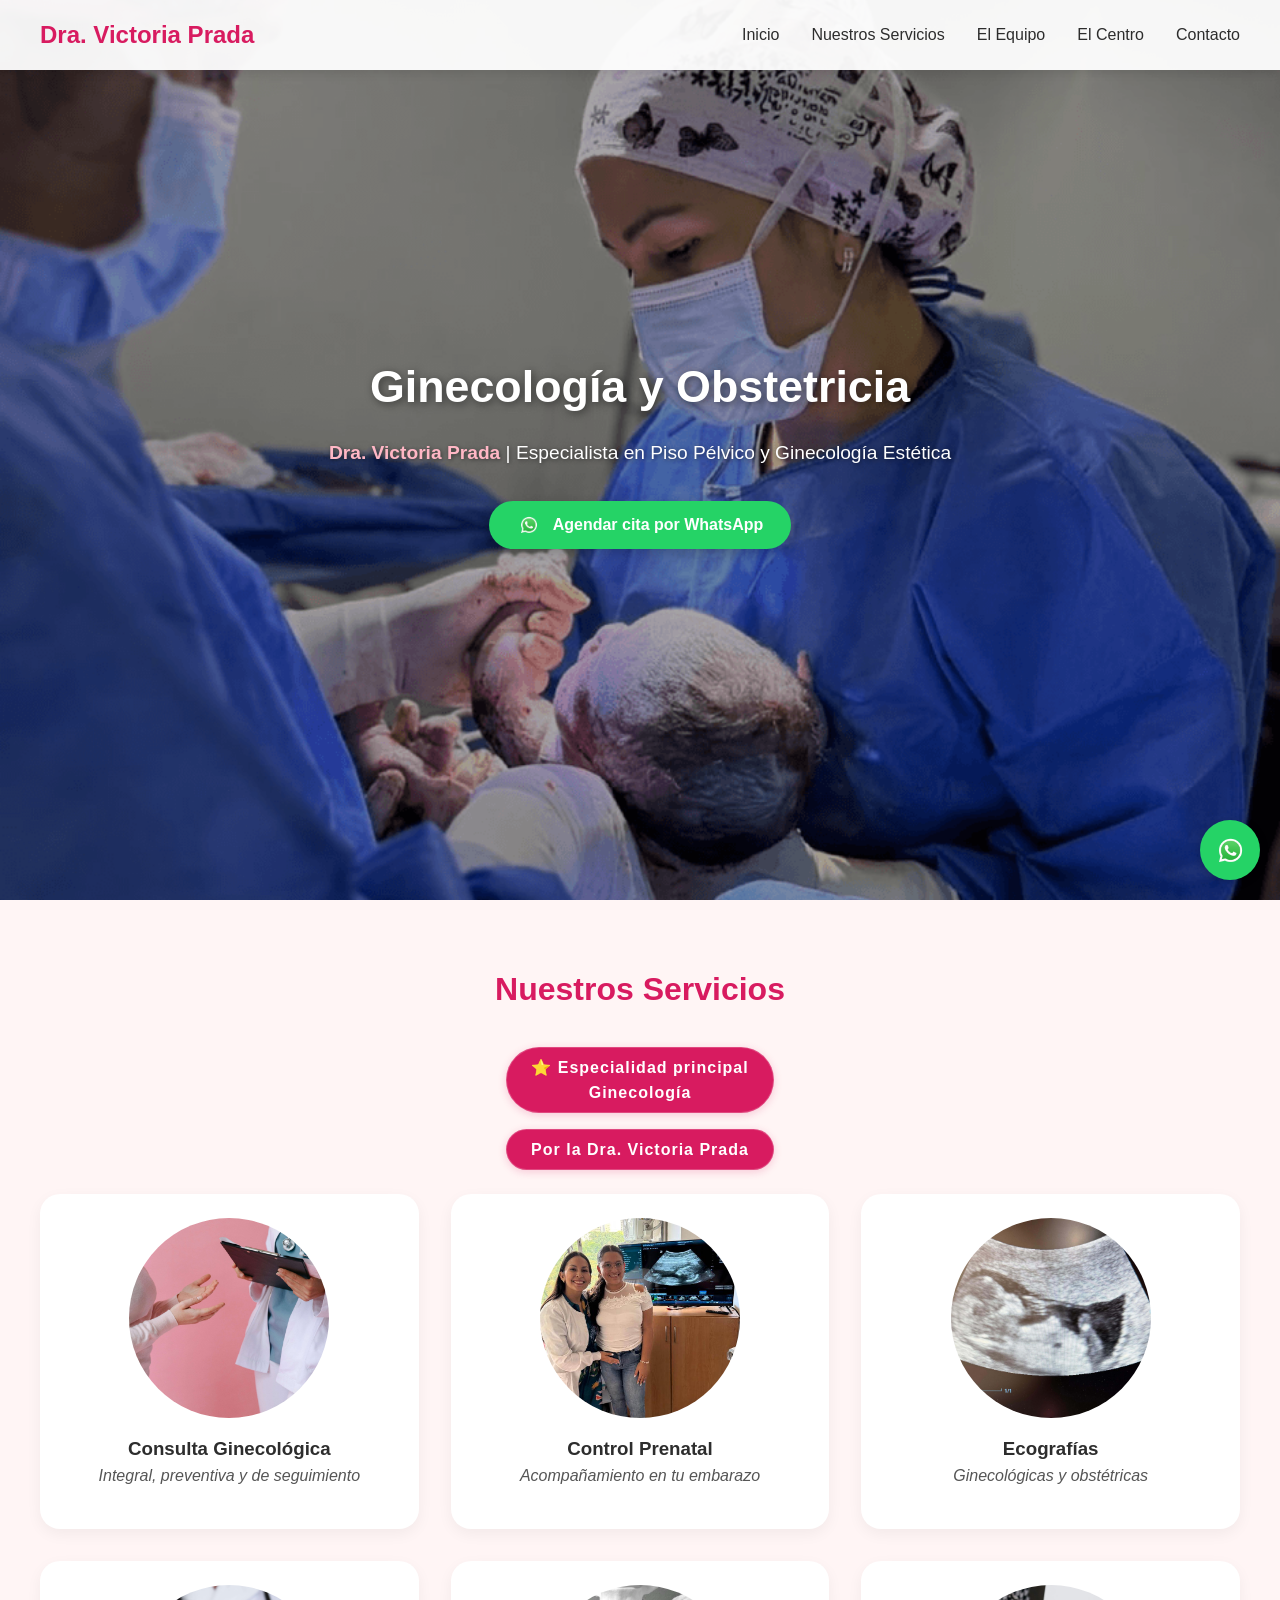
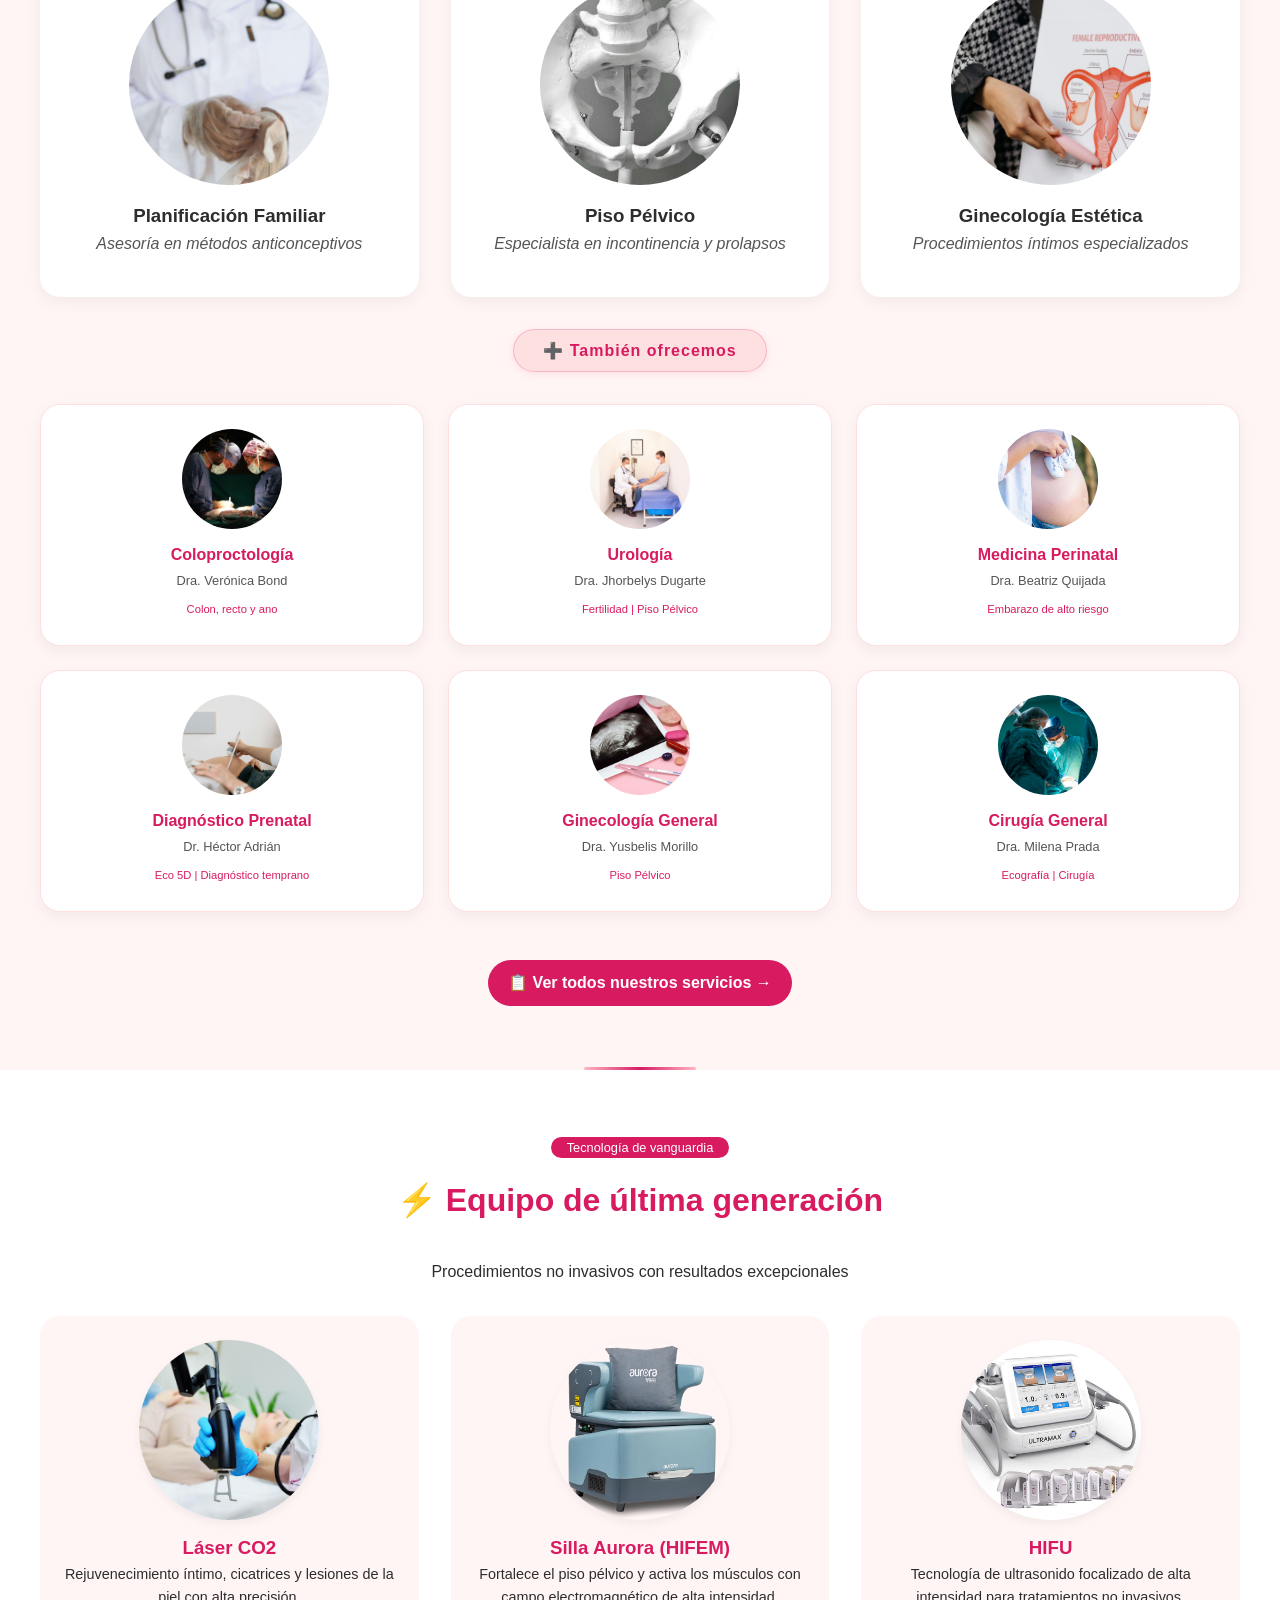
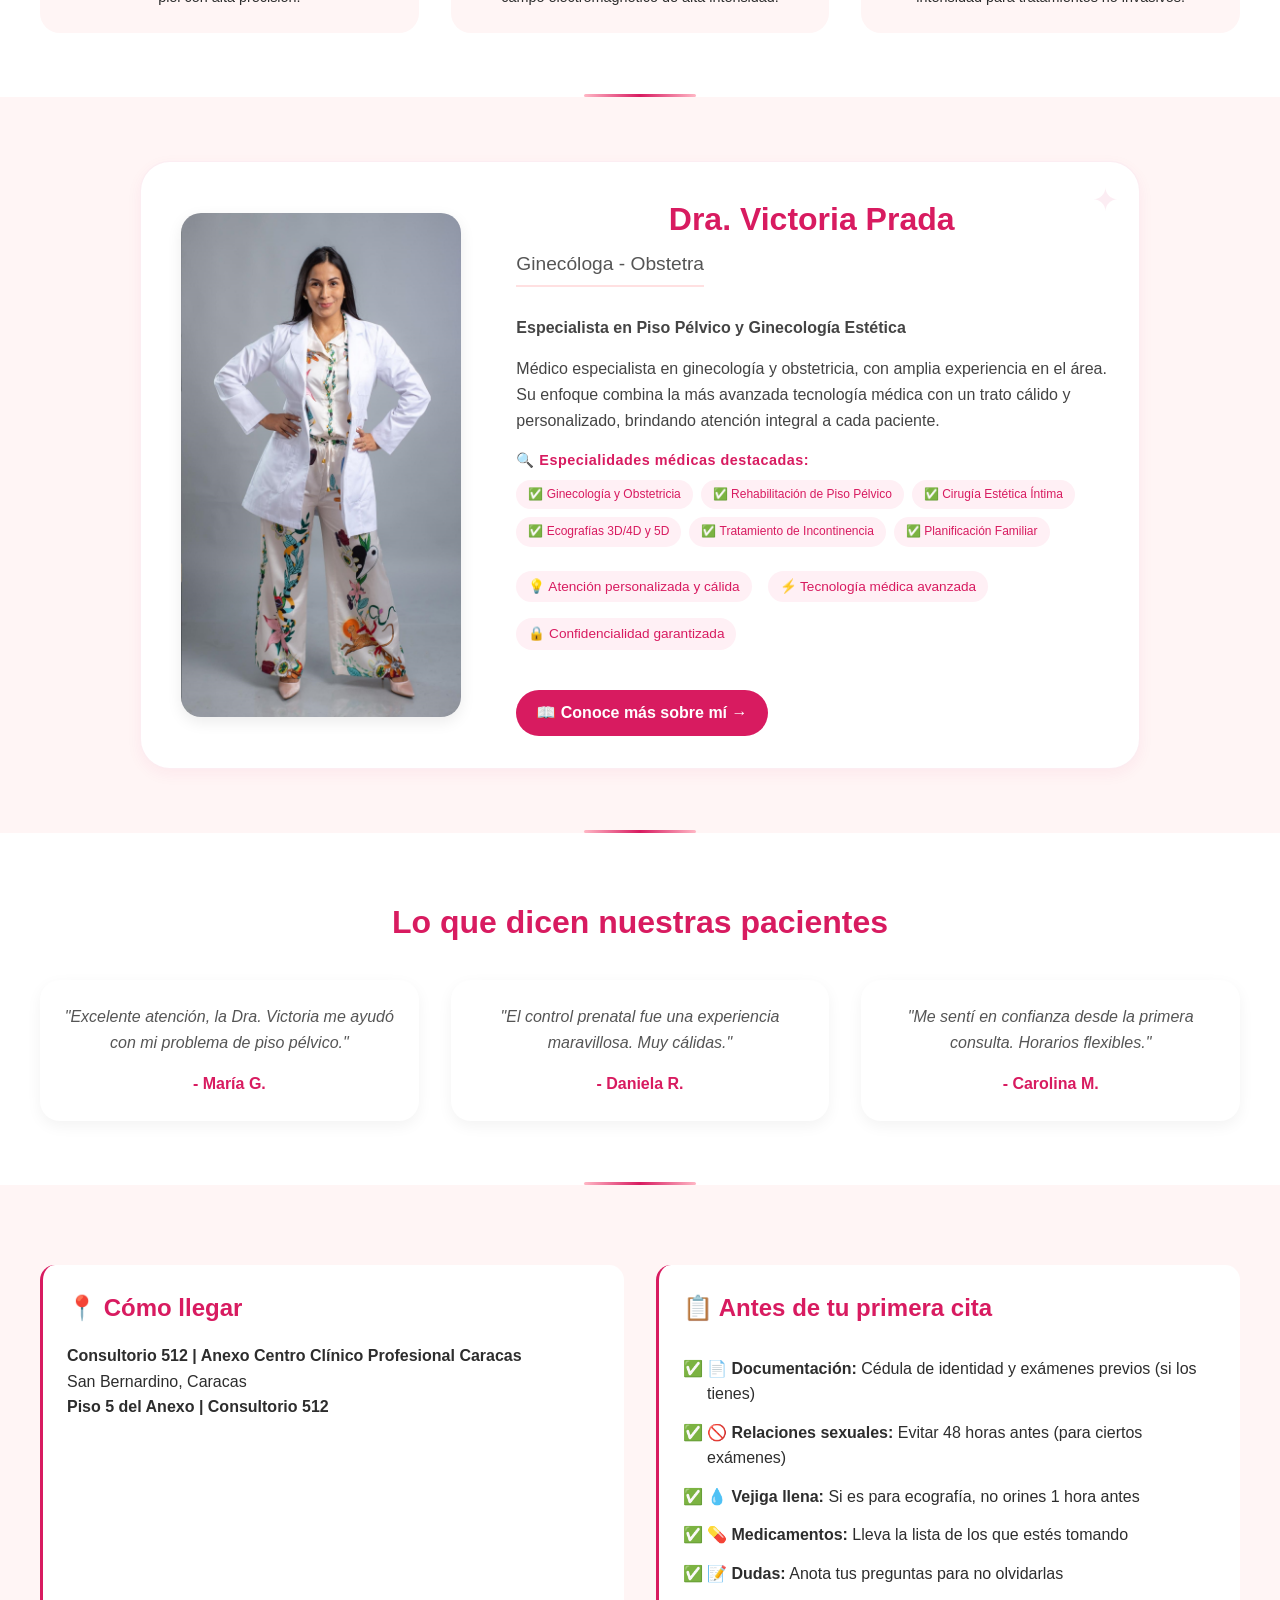
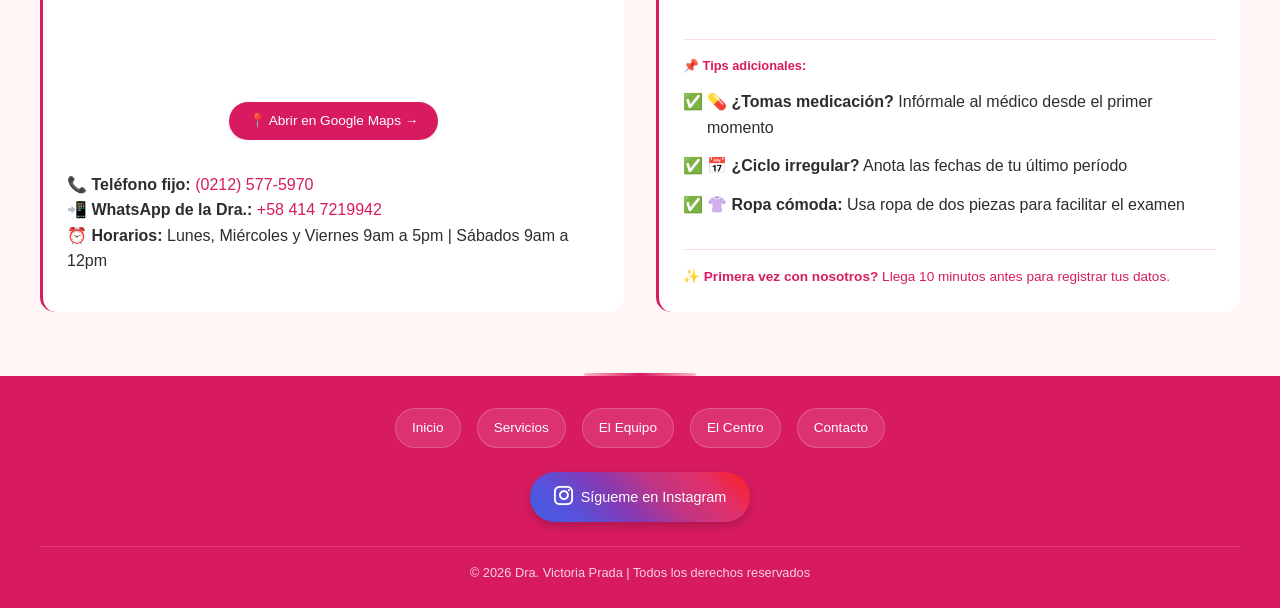
<file: index.html>
<!DOCTYPE html>
<html lang="es">
<head>
    <meta charset="UTF-8">
    <meta name="viewport" content="width=device-width, initial-scale=1.0, user-scalable=yes">
    <title>Ginecóloga en Caracas | Dra. Victoria Prada - Piso Pélvico y Obstetricia</title>
    <meta name="description" content="Dra. Victoria Prada, ginecóloga y obstetra en Caracas. Especialista en piso pélvico, ginecología estética, control prenatal y ecografías. Tecnología láser CO2, Silla Aurora y HIFU. Agenda tu cita por WhatsApp.">
    <meta name="keywords" content="ginecóloga Caracas, obstetricia, piso pélvico, ginecología estética, láser CO2, control prenatal, ecografías, planificación familiar, Dra. Victoria Prada">
    <meta name="author" content="Dra. Victoria Prada">
    <meta name="robots" content="index, follow">
    <meta name="language" content="Spanish">
    <meta name="revisit-after" content="7 days">
    <meta name="geo.region" content="VE-A">
    <meta name="geo.placename" content="Caracas">
    <meta name="geo.position" content="10.509886;-66.898869">
    <meta name="ICBM" content="10.509886, -66.898869">
    <meta property="og:title" content="Ginecóloga en Caracas | Dra. Victoria Prada">
    <meta property="og:description" content="Especialista en piso pélvico y ginecología estética. Tecnología de vanguardia.">
    <meta property="og:image" content="https://efaxtower.github.io/pagina-ginecologia/Recursos/img4.jpeg">
    <meta property="og:url" content="https://efaxtower.github.io/pagina-ginecologia/">
    <meta property="og:type" content="website">
    <meta property="og:locale" content="es_ES">
    <meta name="twitter:card" content="summary_large_image">
    <meta name="twitter:title" content="Ginecóloga en Caracas | Dra. Victoria Prada">
    <meta name="twitter:description" content="Especialista en piso pélvico y ginecología estética.">
    <meta name="twitter:image" content="https://efaxtower.github.io/pagina-ginecologia/Recursos/img4.jpeg">
    <link rel="canonical" href="https://efaxtower.github.io/pagina-ginecologia/">
    <link rel="stylesheet" href="style.css">
    <link rel="icon" type="image/x-icon" href="img/favicon.ico">
    <link rel="stylesheet" href="https://cdn.jsdelivr.net/npm/bootstrap-icons@1.11.3/font/bootstrap-icons.min.css">
</head>
<body>
    <nav class="navbar">
        <div class="container">
            <a href="index.html" class="logo">Dra. Victoria Prada</a>
            <div class="menu-icon" id="menuIcon">☰</div>
            <ul class="nav-links" id="navLinks">
                <li><a href="index.html">Inicio</a></li>
                <li><a href="servicios.html">Nuestros Servicios</a></li>
                <li><a href="equipo-colaborador.html">El Equipo</a></li>
                <li><a href="sobre-nosotros.html">El Centro</a></li>
                <li><a href="index.html#contacto">Contacto</a></li>
            </ul>
        </div>
    </nav>
    <section class="hero">
        <div class="hero-content">
            <h1>Ginecología y Obstetricia</h1>
            <p><span class="dra-destacar">Dra. Victoria Prada</span> | Especialista en Piso Pélvico y Ginecología Estética</p>
            <a href="https://wa.me/584147219942" class="btn-whatsapp" target="_blank" rel="noopener noreferrer">
                <img src="img/whatsapp-icon.png" alt="WhatsApp" class="wa-icon">
                <span>Agendar cita por WhatsApp</span>
            </a>
        </div>
    </section>
    <section id="servicios" class="section" style="background: #FFF5F5;">
        <div class="container">
            <h2>Nuestros Servicios</h2>
            <div class="badge-especialidad-principal">
                <span>⭐ Especialidad principal <p>Ginecología</p></span>
                <p style="margin-top: 1rem;"> </p>
                <span><p>Por la Dra. Victoria Prada</p></span>
            </div>
            <div class="testimonios-grid">
                <div class="testimonio-card"><img src="img/consulta-ginecologica.jpg" alt="Consulta Ginecológica" class="servicio-icono-circular" style="width: 200px; height: 200px; object-fit: cover;"><h3>Consulta Ginecológica</h3><p>Integral, preventiva y de seguimiento</p></div>
                <div class="testimonio-card"><img src="img/control-pre.jpeg" alt="Control Prenatal" class="servicio-icono-circular" style="width: 200px; height: 200px; object-fit: cover;"><h3>Control Prenatal</h3><p>Acompañamiento en tu embarazo</p></div>
                <div class="testimonio-card"><img src="img/ecografias.jpeg" alt="Ecografías" class="servicio-icono-circular" style="width: 200px; height: 200px; object-fit: cover;"><h3>Ecografías</h3><p>Ginecológicas y obstétricas</p></div>
                <div class="testimonio-card"><img src="img/planificacion-familiar.jpg" alt="Planificación Familiar" class="servicio-icono-circular" style="width: 200px; height: 200px; object-fit: cover;"><h3>Planificación Familiar</h3><p>Asesoría en métodos anticonceptivos</p></div>
                <div class="testimonio-card"><img src="img/piso-pelvico.jpg" alt="Piso Pélvico" class="servicio-icono-circular" style="width: 200px; height: 200px; object-fit: cover;"><h3>Piso Pélvico</h3><p>Especialista en incontinencia y prolapsos</p></div>
                <div class="testimonio-card"><img src="img/estetica.jpg" alt="Ginecología Estética" class="servicio-icono-circular" style="width: 200px; height: 200px; object-fit: cover;"><h3>Ginecología Estética</h3><p>Procedimientos íntimos especializados</p></div>
            </div>
            <div class="separador-servicios"><span>➕ También ofrecemos</span></div>
            <div class="servicios-colaboradores-grid">
                <div class="servicio-colab-card"><img src="img/coloproctologia.jpg" loading="lazy" alt="Coloproctología" class="servicio-icono-pequeno" style="width: 100px; height: 100px; object-fit: cover; border-radius: 50%; margin: 0 auto 0.8rem; display: block;"><h3>Coloproctología</h3><p>Dra. Verónica Bond</p><span class="servicio-tag">Colon, recto y ano</span></div>
                <div class="servicio-colab-card"><img src="img/urologia.jpg" loading="lazy" alt="Urología" class="servicio-icono-pequeno" style="width: 100px; height: 100px; object-fit: cover; border-radius: 50%; margin: 0 auto 0.8rem; display: block;"><h3>Urología</h3><p>Dra. Jhorbelys Dugarte</p><span class="servicio-tag">Fertilidad | Piso Pélvico</span></div>
                <div class="servicio-colab-card"><img src="img/perinatal.jpg" loading="lazy" alt="Medicina Perinatal" class="servicio-icono-pequeno" style="width: 100px; height: 100px; object-fit: cover; border-radius: 50%; margin: 0 auto 0.8rem; display: block;"><h3>Medicina Perinatal</h3><p>Dra. Beatriz Quijada</p><span class="servicio-tag">Embarazo de alto riesgo</span></div>
                <div class="servicio-colab-card"><img src="img/diagnostico-prenatal.jpg" loading="lazy" alt="Diagnóstico Prenatal" class="servicio-icono-pequeno" style="width: 100px; height: 100px; object-fit: cover; border-radius: 50%; margin: 0 auto 0.8rem; display: block;"><h3>Diagnóstico Prenatal</h3><p>Dr. Héctor Adrián</p><span class="servicio-tag">Eco 5D | Diagnóstico temprano</span></div>
                <div class="servicio-colab-card"><img src="img/ginecologia-general.jpg" loading="lazy" alt="Ginecología General" class="servicio-icono-pequeno" style="width: 100px; height: 100px; object-fit: cover; border-radius: 50%; margin: 0 auto 0.8rem; display: block;"><h3>Ginecología General</h3><p>Dra. Yusbelis Morillo</p><span class="servicio-tag">Piso Pélvico</span></div>
                <div class="servicio-colab-card"><img src="img/cirugia-general.jpg" loading="lazy" alt="Cirugía General" class="servicio-icono-pequeno" style="width: 100px; height: 100px; object-fit: cover; border-radius: 50%; margin: 0 auto 0.8rem; display: block;"><h3>Cirugía General</h3><p>Dra. Milena Prada</p><span class="servicio-tag">Ecografía | Cirugía</span></div>
            </div>
            <div style="text-align: center; margin-top: 2rem;"><a href="servicios.html" class="btn-secundario">📋 Ver todos nuestros servicios →</a></div>
        </div>
    </section>
    <section class="section" style="background: #FFFFFF;">
        <div class="container">
            <div style="text-align: center; margin-bottom: 2rem;">
                <span style="background: #D81B60; color: white; padding: 0.2rem 1rem; border-radius: 20px; font-size: 0.8rem;">Tecnología de vanguardia</span>
                <h2 style="margin-top: 1rem;">⚡ Equipo de última generación</h2>
                <p style="max-width: 700px; margin: 0 auto;">Procedimientos no invasivos con resultados excepcionales</p>
            </div>
            <div style="display: flex; flex-wrap: wrap; justify-content: center; gap: 2rem;">
                <div style="flex: 1; min-width: 200px; text-align: center; background: #FFF5F5; padding: 1.5rem; border-radius: 20px;">
                    <img src="img/co2.jpg" loading="lazy" alt="Láser CO2" style="width: 180px; height: 180px; object-fit: cover; border-radius: 50%; margin: 0 auto 0.8rem; display: block; box-shadow: 0 4px 10px rgba(0,0,0,0.05);">
                    <h3 style="color: #D81B60;">Láser CO2</h3>
                    <p style="font-size: 0.9rem;">Rejuvenecimiento íntimo, cicatrices y lesiones de la piel con alta precisión.</p>
                </div>
                <div style="flex: 1; min-width: 200px; text-align: center; background: #FFF5F5; padding: 1.5rem; border-radius: 20px;">
                    <img src="img/silla-aurora.jpg" loading="lazy" alt="Silla Aurora HIFEM" style="width: 180px; height: 180px; object-fit: cover; border-radius: 50%; margin: 0 auto 0.8rem; display: block; box-shadow: 0 4px 10px rgba(0,0,0,0.05);">
                    <h3 style="color: #D81B60;">Silla Aurora (HIFEM)</h3>
                    <p style="font-size: 0.9rem;">Fortalece el piso pélvico y activa los músculos con campo electromagnético de alta intensidad.</p>
                </div>
                <div style="flex: 1; min-width: 200px; text-align: center; background: #FFF5F5; padding: 1.5rem; border-radius: 20px;">
                    <img src="img/hifu.jpg" loading="lazy" alt="HIFU" style="width: 180px; height: 180px; object-fit: cover; border-radius: 50%; margin: 0 auto 0.8rem; display: block; box-shadow: 0 4px 10px rgba(0,0,0,0.05);">
                    <h3 style="color: #D81B60;">HIFU</h3>
                    <p style="font-size: 0.9rem;">Tecnología de ultrasonido focalizado de alta intensidad para tratamientos no invasivos.</p>
                </div>
            </div>
        </div>
    </section>
    <section id="dra-principal" class="section" style="background: #FFF5F5;">
        <div class="container">
            <div class="dra-destacada dra-index">
                <div class="dra-foto"><img src="Recursos/img4.jpeg" alt="Dra. Victoria Prada"></div>
                <div class="dra-info">
                    <h2>Dra. Victoria Prada</h2>
                    <h3>Ginecóloga - Obstetra</h3>
                    <p><strong>Especialista en Piso Pélvico y Ginecología Estética</strong></p>
                    <p>Médico especialista en ginecología y obstetricia, con amplia experiencia en el área. Su enfoque combina la más avanzada tecnología médica con un trato cálido y personalizado, brindando atención integral a cada paciente.</p>
                    <div class="dra-especialidades-destacadas">
                        <h6>🔍 Especialidades médicas destacadas:</h6>
                        <div class="especialidades-lista">
                            <span>✅ Ginecología y Obstetricia</span>
                            <span>✅ Rehabilitación de Piso Pélvico</span>
                            <span>✅ Cirugía Estética Íntima</span>
                            <span>✅ Ecografías 3D/4D y 5D</span>
                            <span>✅ Tratamiento de Incontinencia</span>
                            <span>✅ Planificación Familiar</span>
                        </div>
                    </div>
                    <div class="dra-destacados">
                        <span>💡 Atención personalizada y cálida</span>
                        <span>⚡ Tecnología médica avanzada</span>
                        <span>🔒 Confidencialidad garantizada</span>
                    </div>
                    <a href="sobre-nosotros.html" class="btn-secundario">📖 Conoce más sobre mí →</a>
                </div>
            </div>
        </div>
    </section>
    <section class="section">
        <div class="container">
            <h2>Lo que dicen nuestras pacientes</h2>
            <div class="testimonios-grid">
                <div class="testimonio-card"><p>"Excelente atención, la Dra. Victoria me ayudó con mi problema de piso pélvico."</p><div class="paciente">- María G.</div></div>
                <div class="testimonio-card"><p>"El control prenatal fue una experiencia maravillosa. Muy cálidas."</p><div class="paciente">- Daniela R.</div></div>
                <div class="testimonio-card"><p>"Me sentí en confianza desde la primera consulta. Horarios flexibles."</p><div class="paciente">- Carolina M.</div></div>
            </div>
        </div>
    </section>
    <section id="contacto" class="section" style="background: #FFF5F5;">
        <div class="container">
            <div class="flex-dos-columnas">
                <div class="ubicacion-card">
                    <h3>📍 Cómo llegar</h3>
                    <p><strong>Consultorio 512 | Anexo Centro Clínico Profesional Caracas</strong><br>San Bernardino, Caracas</p>
                    <p><strong>Piso 5 del Anexo | Consultorio 512</strong></p>
                    <div class="mapa"><iframe src="https://www.google.com/maps/embed?pb=!1m18!1m12!1m3!1d3922.882932880826!2d-66.90144372483553!3d10.509885889623112!2m3!1f0!2f0!3f0!3m2!1i1024!2i768!4f13.1!3m3!1m2!1s0x8c2a5933c9a17fd3%3A0xaadf5f044b56b763!2sHospital%20de%20Cl%C3%ADnicas%20Caracas!5e0!3m2!1ses-419!2sve!4v1777513761220!5m2!1ses-419!2sve" width="100%" height="250" style="border:0; border-radius: 12px;" allowfullscreen="" loading="lazy" referrerpolicy="no-referrer-when-downgrade"></iframe>
                    <div style="text-align: center;"><a href="https://www.google.com/maps?ll=10.509886,-66.898869&z=15&t=m&hl=es-419&gl=VE&mapclient=embed&cid=12312664378302707555" class="btn-maps" target="_blank" rel="noopener noreferrer" style="margin-top: 1rem">📍 Abrir en Google Maps →</a></div></div>
                    <div style="margin-top: 1rem;"><p>📞 <strong>Teléfono fijo:</strong> <a href="tel:+582125775970" style="color: #D81B60; text-decoration: none;">(0212) 577-5970</a><br>📲 <strong>WhatsApp de la Dra.:</strong> <a href="https://wa.me/584147219942" style="color: #D81B60; text-decoration: none;" target="_blank" rel="noopener noreferrer">+58 414 7219942</a><br>⏰ <strong>Horarios:</strong> Lunes, Miércoles y Viernes 9am a 5pm | Sábados 9am a 12pm</p></div>
                </div>
                <div class="preparacion-card">
                    <h3>📋 Antes de tu primera cita</h3>
                    <ul><li>📄 <strong>Documentación:</strong> Cédula de identidad y exámenes previos (si los tienes)</li><li>🚫 <strong>Relaciones sexuales:</strong> Evitar 48 horas antes (para ciertos exámenes)</li><li>💧 <strong>Vejiga llena:</strong> Si es para ecografía, no orines 1 hora antes</li><li>💊 <strong>Medicamentos:</strong> Lleva la lista de los que estés tomando</li><li>📝 <strong>Dudas:</strong> Anota tus preguntas para no olvidarlas</li></ul>
                    <div style="margin-top: 1.5rem; padding-top: 1rem; border-top: 1px solid #FFE0E1;"><p style="font-size: 0.8rem; color: #D81B60; margin-bottom: 0.5rem;">📌 <strong>Tips adicionales:</strong></p><ul><li>💊 <strong>¿Tomas medicación?</strong> Infórmale al médico desde el primer momento</li><li>📅 <strong>¿Ciclo irregular?</strong> Anota las fechas de tu último período</li><li>👚 <strong>Ropa cómoda:</strong> Usa ropa de dos piezas para facilitar el examen</li></ul></div>
                    <div style="margin-top: 1rem; padding-top: 1rem; border-top: 1px solid #FFE0E1;"><p style="font-size: 0.85rem; color: #D81B60;">✨ <strong>Primera vez con nosotros?</strong> Llega 10 minutos antes para registrar tus datos.</p></div>
                </div>
            </div>
        </div>
    </section>
    <footer style="background: #D81B60; color: white; padding: 2rem 0 1rem 0;">
        <div class="container">
            <div class="footer-links" style="display: flex; justify-content: center; gap: 1rem; flex-wrap: wrap; margin-bottom: 1.5rem;">
                <a href="index.html" class="footer-btn">Inicio</a>
                <a href="servicios.html" class="footer-btn">Servicios</a>
                <a href="equipo-colaborador.html" class="footer-btn">El Equipo</a>
                <a href="sobre-nosotros.html" class="footer-btn">El Centro</a>
                <a href="index.html#contacto" class="footer-btn">Contacto</a>
            </div>
            <div style="text-align: center; margin-bottom: 1.5rem;">
                <a href="https://www.instagram.com/dravictoriaprada/" target="_blank" rel="noopener noreferrer" class="instagram-btn">
                    <i class="bi bi-instagram"></i>
                    <span>Sígueme en Instagram</span>
                </a>
            </div>
            <div style="text-align: center; border-top: 1px solid rgba(255,255,255,0.15); padding-top: 1rem;">
                <p style="margin-bottom: 0.5rem; font-size: 0.8rem; opacity: 0.8;">© 2026 Dra. Victoria Prada | Todos los derechos reservados</p>
            </div>
        </div>
    </footer>
    <a href="https://wa.me/584147219942" class="whatsapp-flotante" target="_blank" rel="noopener noreferrer">
        <img src="img/whatsapp-icon.png" alt="WhatsApp" style="width: 35px; height: 35px;">
    </a>
    <div class="bottom-nav">
        <a href="index.html" class="bottom-nav-item"><i class="bi bi-house-door"></i><span>Inicio</span></a>
        <a href="servicios.html" class="bottom-nav-item"><i class="bi bi-list-ul"></i><span>Servicios</span></a>
        <a href="equipo-colaborador.html" class="bottom-nav-item"><i class="bi bi-people-fill"></i><span>Equipo</span></a>
        <a href="sobre-nosotros.html" class="bottom-nav-item"><i class="bi bi-building"></i><span>Centro</span></a>
        <a href="index.html#contacto" class="bottom-nav-item"><i class="bi bi-telephone-fill"></i><span>Contacto</span></a>
    </div>
    <script>
        const menuIcon = document.getElementById('menuIcon');
        const navLinks = document.getElementById('navLinks');
        if (menuIcon) menuIcon.addEventListener('click', () => navLinks.classList.toggle('active'));
    </script>
</body>
</html>
</file>
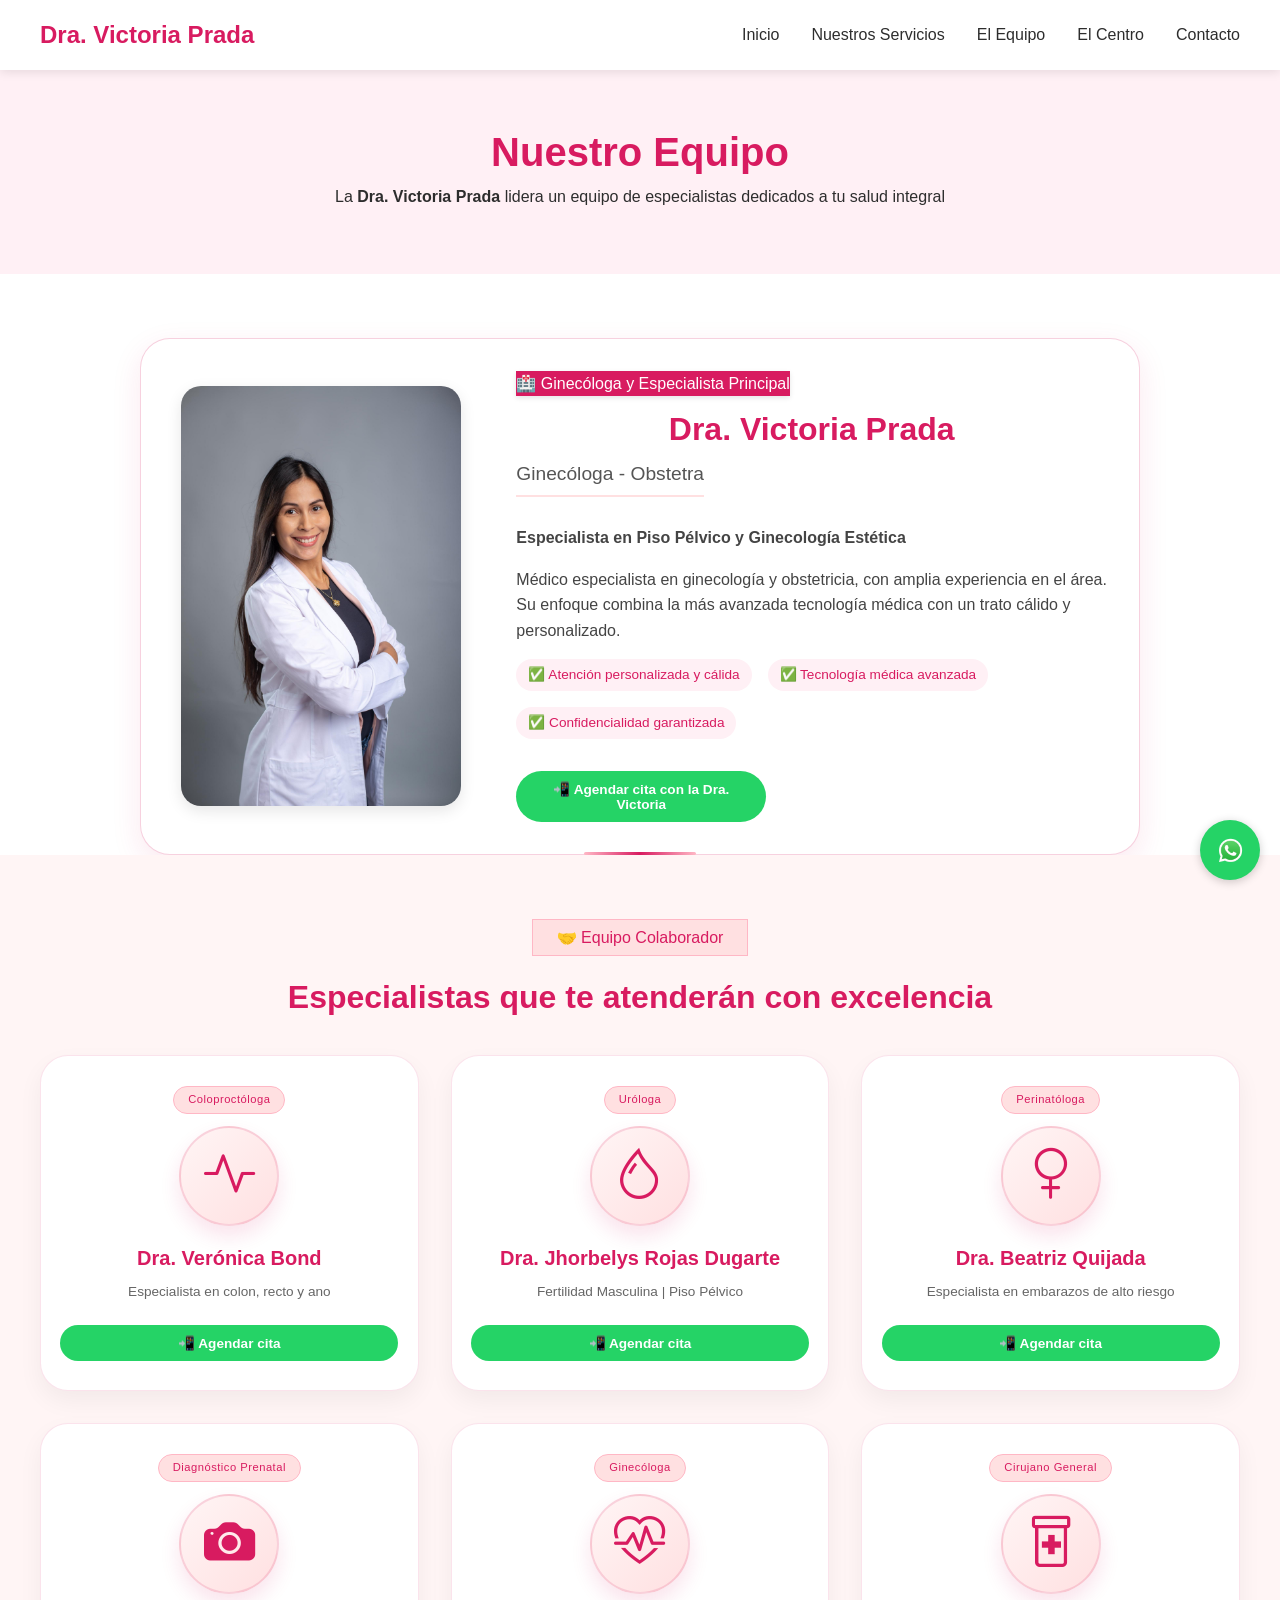
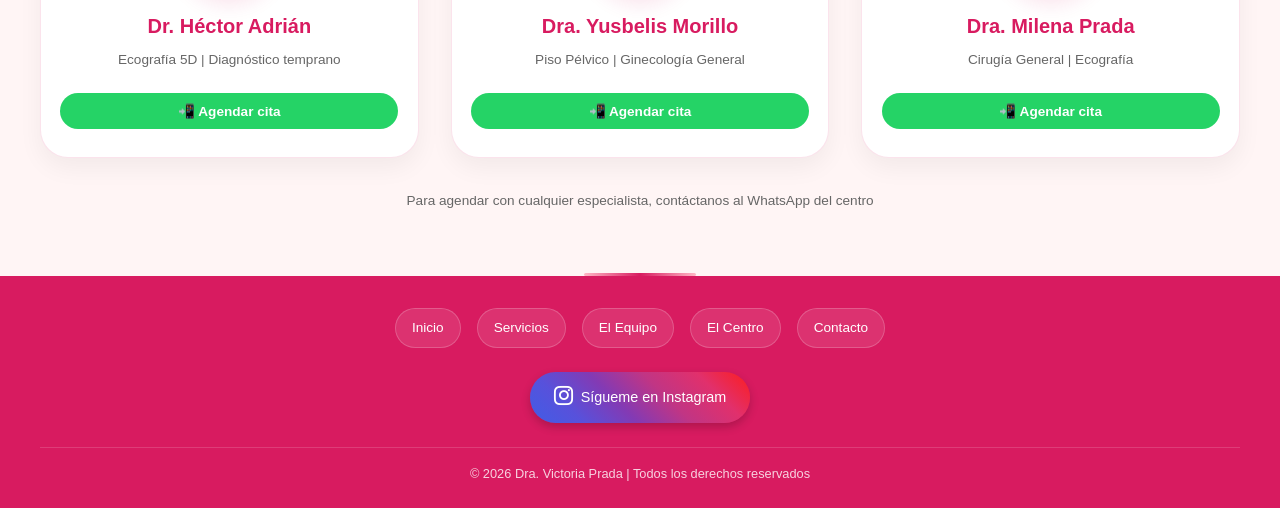
<file: equipo-colaborador.html>
<!DOCTYPE html>
<html lang="es">
<head>
    <meta charset="UTF-8">
    <meta name="viewport" content="width=device-width, initial-scale=1.0, user-scalable=yes">
    <!-- ========== META TAGS SEO ========== -->
<title>Nuestro Equipo Médico | Dra. Victoria Prada - Especialistas en Caracas</title>
<meta name="description" content="Conoce a la Dra. Victoria Prada y su equipo de especialistas en Ginecología, Coloproctología, Urología, Medicina Perinatal y Cirugía General. Atención multidisciplinaria en Caracas.">
<meta name="keywords" content="equipo médico ginecología Caracas, coloproctóloga, uróloga, perinatóloga, diagnóstico prenatal, cirujano general, piso pélvico">
<meta name="author" content="Dra. Victoria Prada">
<meta name="robots" content="index, follow">
<meta name="language" content="Spanish">
<meta name="revisit-after" content="7 days">
<meta name="geo.region" content="VE-A">
<meta name="geo.placename" content="Caracas">
<meta name="geo.position" content="10.509886;-66.898869">
<meta name="ICBM" content="10.509886, -66.898869">

<!-- Open Graph -->
<meta property="og:title" content="Nuestro Equipo Médico | Dra. Victoria Prada">
<meta property="og:description" content="Especialistas en Ginecología, Urología, Coloproctología y más. Atención integral en Caracas.">
<meta property="og:image" content="https://efaxtower.github.io/pagina-ginecologia/Recursos/img1.jpeg">
<meta property="og:url" content="https://efaxtower.github.io/pagina-ginecologia/equipo-colaborador.html">
<meta property="og:type" content="website">
<meta property="og:locale" content="es_ES">

<!-- Twitter Card -->
<meta name="twitter:card" content="summary_large_image">
<meta name="twitter:title" content="Nuestro Equipo Médico | Dra. Victoria Prada">
<meta name="twitter:description" content="Especialistas en salud femenina en Caracas.">
<meta name="twitter:image" content="https://efaxtower.github.io/pagina-ginecologia/Recursos/img1.jpeg">
    <link rel="stylesheet" href="style.css">
    <link rel="icon" type="image/x-icon" href="img/favicon.ico">
    <link rel="stylesheet" href="https://cdn.jsdelivr.net/npm/bootstrap-icons@1.11.3/font/bootstrap-icons.min.css">
</head>
<body>

    <nav class="navbar">
        <div class="container">
            <a href="index.html" class="logo">Dra. Victoria Prada</a>
            <div class="menu-icon" id="menuIcon">☰</div>
            <ul class="nav-links" id="navLinks">
                <li><a href="index.html">Inicio</a></li>
                <li><a href="servicios.html">Nuestros Servicios</a></li>
                <li><a href="equipo-colaborador.html">El Equipo</a></li>
                <li><a href="sobre-nosotros.html">El Centro</a></li>
                <li><a href="index.html#contacto">Contacto</a></li>
            </ul>
        </div>
    </nav>

    <div class="sobre-header">
        <h1>Nuestro Equipo</h1>
        <p>La <strong>Dra. Victoria Prada</strong> lidera un equipo de especialistas dedicados a tu salud integral</p>
    </div>

    <!-- TARJETA DESTACADA (FONDO BLANCO) -->
    <section class="section" style="padding-bottom: 0;">
        <div class="container">
            <div class="dra-destacada-equipo">
                <div class="dra-foto-equipo">
                    <img src="Recursos/img1.jpeg" alt="Dra. Victoria Prada">
                </div>
                <div class="dra-info-equipo">
                    <span class="badge-principal" style="display: inline-block; margin-bottom: 0.5rem;">🏥 Ginecóloga y Especialista Principal</span>
                    <h2>Dra. Victoria Prada</h2>
                    <h3>Ginecóloga - Obstetra</h3>
                    <p><strong>Especialista en Piso Pélvico y Ginecología Estética</strong></p>
                    <p>Médico especialista en ginecología y obstetricia, con amplia experiencia en el área. Su enfoque combina la más avanzada tecnología médica con un trato cálido y personalizado.</p>
                    <div class="dra-destacados-equipo">
                        <span>✅ Atención personalizada y cálida</span>
                        <span>✅ Tecnología médica avanzada</span>
                        <span>✅ Confidencialidad garantizada</span>
                    </div>
                    <button class="btn-wa-card" data-nombre="Dra. Victoria Prada" data-numero="584147219942" style="max-width: 250px; margin-top: 1rem;">📲 Agendar cita con la Dra. Victoria</button>
                </div>
            </div>
        </div>
    </section>

    <!-- SECCIÓN: EQUIPO COLABORADOR (FONDO ROSA SUAVE) -->
    <section class="section" style="background: #FFF5F5;">
        <div class="container">
            <div style="text-align: center; margin-bottom: 2rem;">
                <span class="badge-secundario" style="display: inline-block; padding: 0.3rem 1.5rem;">🤝 Equipo Colaborador</span>
                <h2 style="margin-top: 1rem;">Especialistas que te atenderán con excelencia</h2>
            </div>
            <div class="equipo-grid">
                <div class="equipo-card" data-especialista="2">
                    <span class="especialidad-badge badge-secundario">Coloproctóloga</span>
                    <div class="equipo-icono-bootstrap"><i class="bi bi-activity"></i></div>
                    <h3>Dra. Verónica Bond</h3>
                    <p>Especialista en colon, recto y ano</p>
                    <button class="btn-wa-card" data-nombre="Dra. Verónica Bond">📲 Agendar cita</button>
                </div>
                <div class="equipo-card" data-especialista="3">
                    <span class="especialidad-badge badge-secundario">Uróloga</span>
                    <div class="equipo-icono-bootstrap"><i class="bi bi-droplet"></i></div>
                    <h3>Dra. Jhorbelys Rojas Dugarte</h3>
                    <p>Fertilidad Masculina | Piso Pélvico</p>
                    <button class="btn-wa-card" data-nombre="Dra. Jhorbelys Dugarte">📲 Agendar cita</button>
                </div>
                <div class="equipo-card" data-especialista="4">
                    <span class="especialidad-badge badge-secundario">Perinatóloga</span>
                    <div class="equipo-icono-bootstrap"><i class="bi bi-gender-female"></i></div>
                    <h3>Dra. Beatriz Quijada</h3>
                    <p>Especialista en embarazos de alto riesgo</p>
                    <button class="btn-wa-card" data-nombre="Dra. Beatriz Quijada">📲 Agendar cita</button>
                </div>
                <div class="equipo-card" data-especialista="5">
                    <span class="especialidad-badge badge-secundario">Diagnóstico Prenatal</span>
                    <div class="equipo-icono-bootstrap"><i class="bi bi-camera-fill"></i></div>
                    <h3>Dr. Héctor Adrián</h3>
                    <p>Ecografía 5D | Diagnóstico temprano</p>
                    <button class="btn-wa-card" data-nombre="Dr. Héctor Adrián">📲 Agendar cita</button>
                </div>
                <div class="equipo-card" data-especialista="6">
                    <span class="especialidad-badge badge-secundario">Ginecóloga</span>
                    <div class="equipo-icono-bootstrap"><i class="bi bi-heart-pulse"></i></div>
                    <h3>Dra. Yusbelis Morillo</h3>
                    <p>Piso Pélvico | Ginecología General</p>
                    <button class="btn-wa-card" data-nombre="Dra. Yusbelis Morillo">📲 Agendar cita</button>
                </div>
                <div class="equipo-card" data-especialista="7">
                    <span class="especialidad-badge badge-secundario">Cirujano General</span>
                    <div class="equipo-icono-bootstrap"><i class="bi bi-prescription2"></i></div>
                    <h3>Dra. Milena Prada</h3>
                    <p>Cirugía General | Ecografía</p>
                    <button class="btn-wa-card" data-nombre="Milena Prada">📲 Agendar cita</button>
                </div>
            </div>
            <p style="text-align: center; margin-top: 2rem; font-size: 0.85rem; color: #666;">Para agendar con cualquier especialista, contáctanos al WhatsApp del centro</p>
        </div>
    </section>

    <div id="especialista-detalle" class="especialista-detalle">
        <div class="container">
            <div id="detalle-contenido">
                <div style="text-align: center; padding: 2rem;">
                    <p>Selecciona un especialista para ver más información.</p>
                </div>
            </div>
            <div style="text-align: center; margin-top: 1.5rem;">
                <button id="cerrar-detalle" class="btn-secundario" style="min-width: 120px;">← Volver al equipo</button>
            </div>
        </div>
    </div>

    <a href="https://wa.me/584121827436" class="whatsapp-flotante" target="_blank" rel="noopener noreferrer">
        <img src="img/whatsapp-icon.png" alt="WhatsApp" style="width: 35px; height: 35px;">
    </a>

    <footer style="background: #D81B60; color: white; padding: 2rem 0 1rem 0;">
        <div class="container">
            <div class="footer-links" style="display: flex; justify-content: center; gap: 1rem; flex-wrap: wrap; margin-bottom: 1.5rem;">
                <a href="index.html" class="footer-btn">Inicio</a>
                <a href="servicios.html" class="footer-btn">Servicios</a>
                <a href="equipo-colaborador.html" class="footer-btn">El Equipo</a>
                <a href="sobre-nosotros.html" class="footer-btn">El Centro</a>
                <a href="index.html#contacto" class="footer-btn">Contacto</a>
            </div>
            <div style="text-align: center; margin-bottom: 1.5rem;">
                <a href="https://www.instagram.com/dravictoriaprada/" target="_blank" rel="noopener noreferrer" class="instagram-btn">
                    <i class="bi bi-instagram"></i>
                    <span>Sígueme en Instagram</span>
                </a>
            </div>
            <div style="text-align: center; border-top: 1px solid rgba(255,255,255,0.15); padding-top: 1rem;">
                <p style="margin-bottom: 0.5rem; font-size: 0.8rem; opacity: 0.8;">© 2026 Dra. Victoria Prada | Todos los derechos reservados</p>
            </div>
        </div>
    </footer>

    <script>
        const menuIcon = document.getElementById('menuIcon');
        const navLinks = document.getElementById('navLinks');
        if (menuIcon) menuIcon.addEventListener('click', () => navLinks.classList.toggle('active'));

        const especialistas = {
            1: { nombre: "Dra. Victoria Prada", especialidad: "Ginecología - Obstetricia | Piso Pélvico | Ginecología Estética", descripcion: "Médico especialista en ginecología y obstetricia, con amplia experiencia en el área. Su enfoque combina la más avanzada tecnología médica con un trato cálido y personalizado." },
            2: { nombre: "Dra. Verónica Bond", especialidad: "Coloproctología", descripcion: "Especialista en el diagnóstico y tratamiento de enfermedades del colon, recto y ano." },
            3: { nombre: "Dra. Jhorbelys Rojas Dugarte", especialidad: "Urología | Fertilidad Masculina | Piso Pélvico", descripcion: "Experta en salud urológica femenina y masculina." },
            4: { nombre: "Dra. Beatriz Quijada", especialidad: "Medicina Perinatal", descripcion: "Especialista en embarazos de alto riesgo." },
            5: { nombre: "Dr. Héctor Adrián", especialidad: "Diagnóstico Prenatal | Ecografía 5D", descripcion: "Ecografías obstétricas de alta resolución." },
            6: { nombre: "Dra. Yusbelis Morillo", especialidad: "Ginecología | Piso Pélvico", descripcion: "Atención ginecológica integral y rehabilitación del suelo pélvico." },
            7: { nombre: "Milena Prada", especialidad: "Cirugía General | Ecografía", descripcion: "Especialista en cirugía general y ecografía." }
        };

        let ultimaTarjetaSeleccionada = null;
        const detallesDiv = document.getElementById('especialista-detalle');
        const detalleContenido = document.getElementById('detalle-contenido');

        document.querySelectorAll('.equipo-card').forEach(card => {
            card.addEventListener('click', (e) => {
                if (e.target.classList && e.target.classList.contains('btn-wa-card')) return;
                ultimaTarjetaSeleccionada = card;
                const id = card.getAttribute('data-especialista');
                const data = especialistas[id];
                detalleContenido.innerHTML = `<div style="text-align: center;"><h3 class="detalle-nombre">${data.nombre}</h3><div class="detalle-especialidad">${data.especialidad}</div><div class="detalle-descripcion">${data.descripcion}</div><div class="detalle-mensaje-cita">📲 Para agendar una cita, presiona el botón "Agendar cita" en su tarjeta.</div></div>`;
                detallesDiv.classList.add('active');
                detallesDiv.scrollIntoView({ behavior: 'smooth', block: 'start' });
            });
        });

        document.getElementById('cerrar-detalle').addEventListener('click', () => {
            detallesDiv.classList.remove('active');
            if (ultimaTarjetaSeleccionada) {
                ultimaTarjetaSeleccionada.scrollIntoView({ behavior: 'smooth', block: 'center' });
                ultimaTarjetaSeleccionada.style.boxShadow = '0 0 0 2px #D81B60';
                setTimeout(() => { ultimaTarjetaSeleccionada.style.boxShadow = ''; }, 800);
            }
        });

        // Botones de WhatsApp: si tiene data-numero, usa ese; si no, usa el del consultorio
        document.querySelectorAll('.btn-wa-card').forEach(btn => {
            btn.addEventListener('click', (e) => {
                e.stopPropagation();
                const nombreEspecialista = btn.getAttribute('data-nombre');
                const numeroPersonalizado = btn.getAttribute('data-numero');
                const numero = numeroPersonalizado ? numeroPersonalizado : '584121827436';
                const mensaje = `Hola, quisiera agendar una cita con ${nombreEspecialista}. ¿Podrían darme información?`;
                window.open(`https://wa.me/${numero}?text=${encodeURIComponent(mensaje)}`, '_blank', 'noopener,noreferrer');
            });
        });
    </script>

    <!-- NAVBAR INFERIOR (MÓVIL) CON BOOTSTRAP ICONS -->
<div class="bottom-nav">
    <a href="index.html" class="bottom-nav-item">
        <i class="bi bi-house-door"></i>
        <span>Inicio</span>
    </a>
    <a href="servicios.html" class="bottom-nav-item">
        <i class="bi bi-list-ul"></i>
        <span>Servicios</span>
    </a>
    <a href="equipo-colaborador.html" class="bottom-nav-item">
        <i class="bi bi-people-fill"></i>
        <span>Equipo</span>
    </a>
    <a href="sobre-nosotros.html" class="bottom-nav-item">
        <i class="bi bi-building"></i>
        <span>Centro</span>
    </a>
    <a href="index.html#contacto" class="bottom-nav-item">
        <i class="bi bi-telephone-fill"></i>
        <span>Contacto</span>
    </a>
</div>
</body>
</html>
</file>
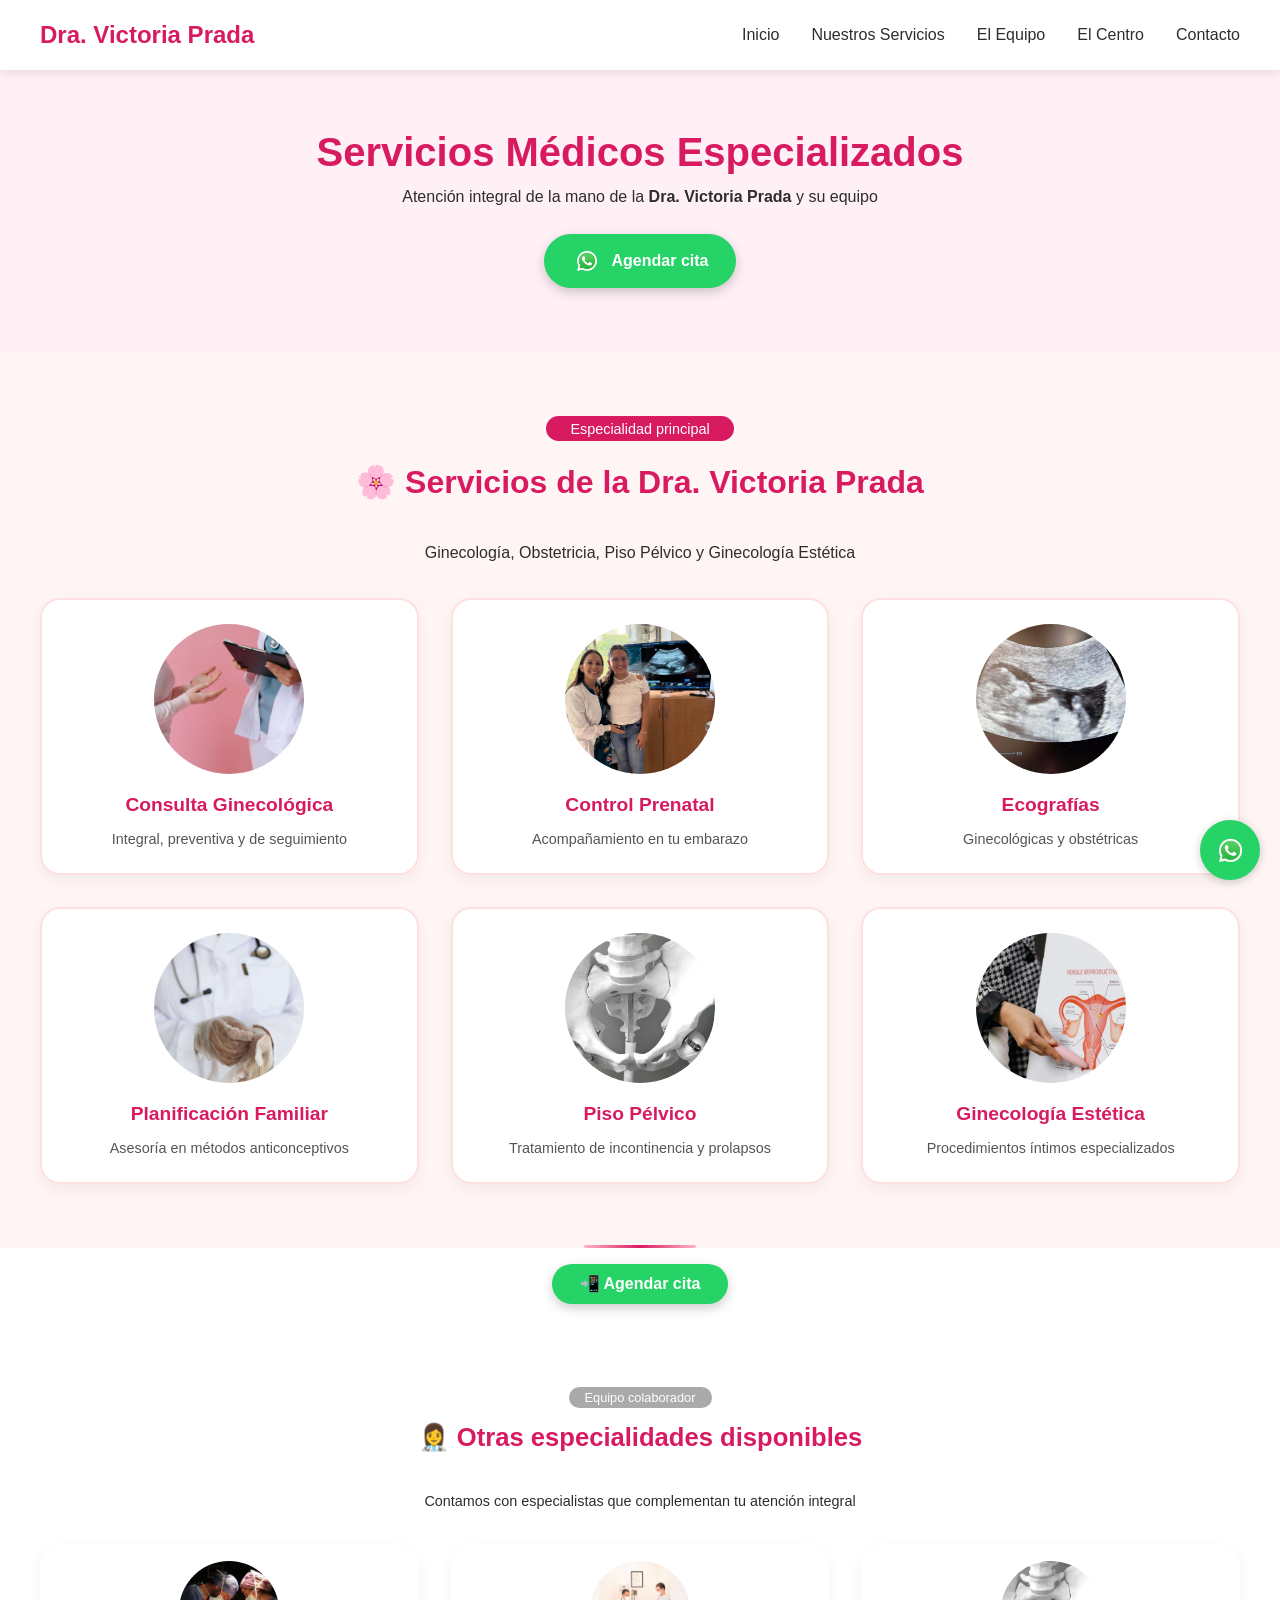
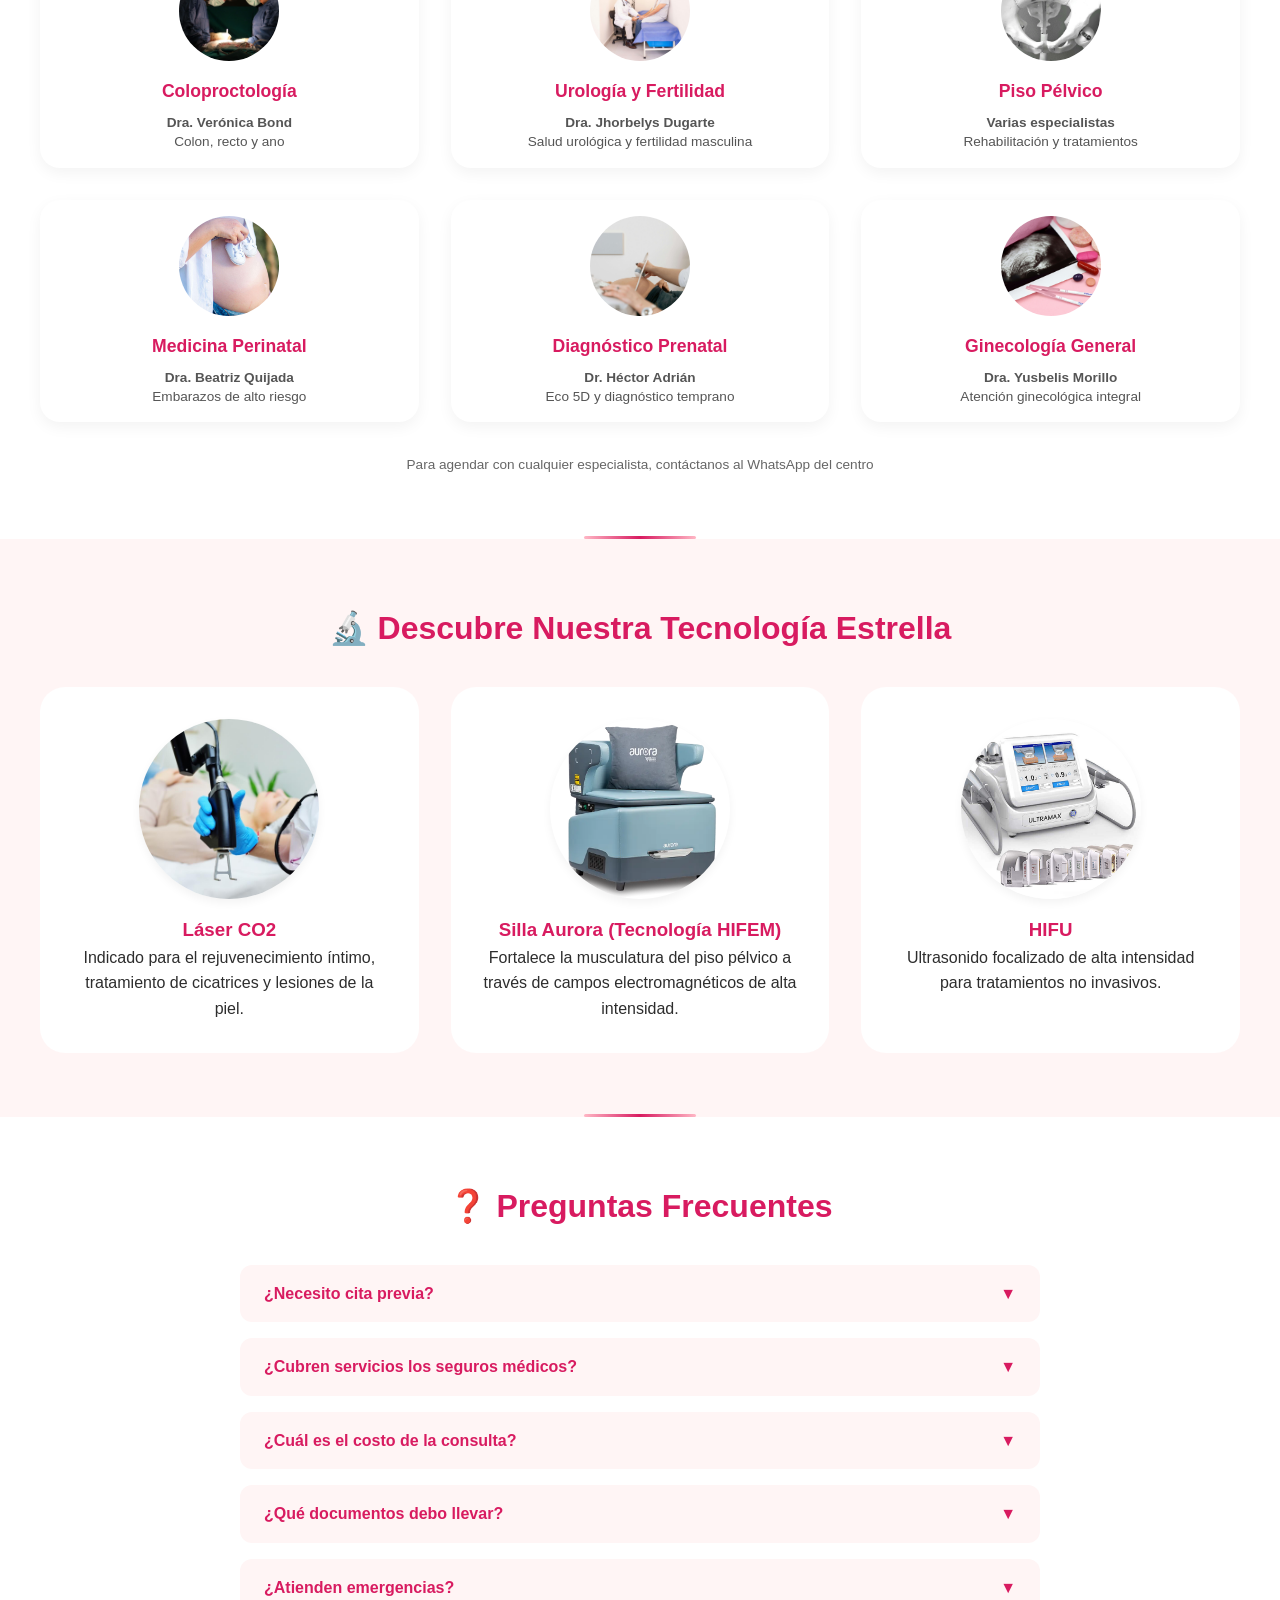
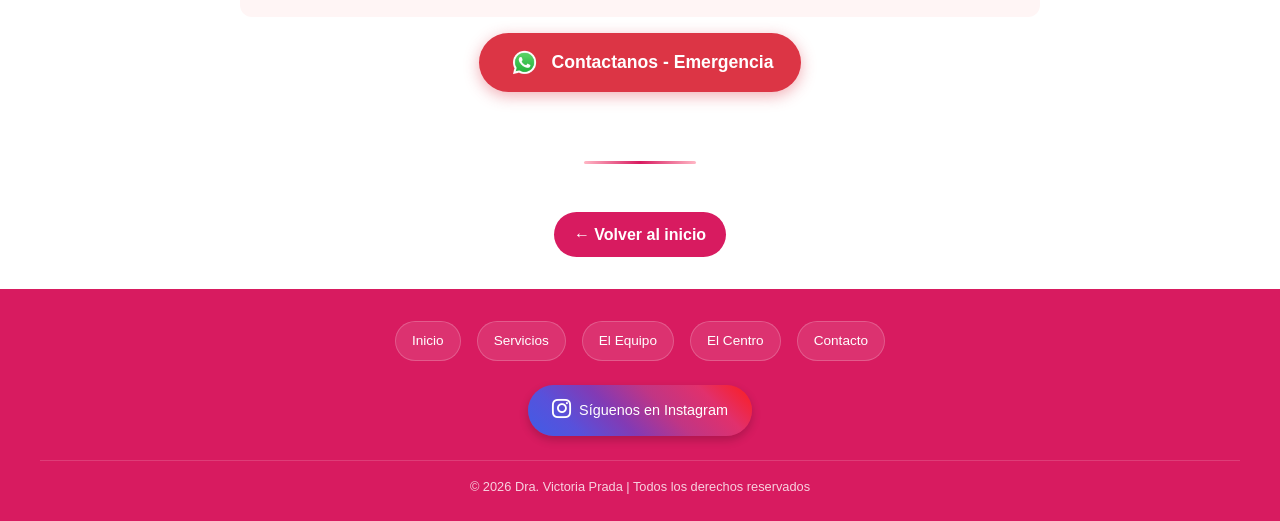
<file: servicios.html>
<!DOCTYPE html>
<html lang="es">
<head>
    <meta charset="UTF-8">
    <meta name="viewport" content="width=device-width, initial-scale=1.0, user-scalable=yes">
   <!-- ========== META TAGS SEO ========== -->
<title>Servicios de Ginecología | Dra. Victoria Prada en Caracas</title>
<meta name="description" content="Conoce todos los servicios médicos de la Dra. Victoria Prada: Consulta Ginecológica, Control Prenatal, Ecografías, Piso Pélvico, Ginecología Estética, y más. Atención integral en Caracas.">
<meta name="keywords" content="servicios ginecológicos Caracas, control prenatal, ecografías ginecológicas, piso pélvico, ginecología estética, planificación familiar, menopausia, videocolposcopía">
<meta name="author" content="Dra. Victoria Prada">
<meta name="robots" content="index, follow">
<meta name="language" content="Spanish">
<meta name="revisit-after" content="7 days">
<meta name="geo.region" content="VE-A">
<meta name="geo.placename" content="Caracas">
<meta name="geo.position" content="10.509886;-66.898869">
<meta name="ICBM" content="10.509886, -66.898869">

<!-- Open Graph -->
<meta property="og:title" content="Servicios de Ginecología | Dra. Victoria Prada en Caracas">
<meta property="og:description" content="Consulta Ginecológica, Control Prenatal, Ecografías, Piso Pélvico y Ginecología Estética. Tecnología de vanguardia en Caracas.">
<meta property="og:image" content="https://efaxtower.github.io/pagina-ginecologia/img/consulta-ginecologica.jpg">
<meta property="og:url" content="https://efaxtower.github.io/pagina-ginecologia/servicios.html">
<meta property="og:type" content="website">
<meta property="og:locale" content="es_ES">

<!-- Twitter Card -->
<meta name="twitter:card" content="summary_large_image">
<meta name="twitter:title" content="Servicios de Ginecología | Dra. Victoria Prada">
<meta name="twitter:description" content="Atención ginecológica integral en Caracas. Tecnología de vanguardia.">
<meta name="twitter:image" content="https://efaxtower.github.io/pagina-ginecologia/img/consulta-ginecologica.jpg">
    <link rel="stylesheet" href="style.css">
    <link rel="icon" type="image/x-icon" href="img/favicon.ico">
       <link rel="stylesheet" href="https://cdn.jsdelivr.net/npm/bootstrap-icons@1.11.3/font/bootstrap-icons.min.css">
</head>
<body>

    <nav class="navbar">
        <div class="container">
            <a href="index.html" class="logo">Dra. Victoria Prada</a>
            <div class="menu-icon" id="menuIcon">☰</div>
            <ul class="nav-links" id="navLinks">
                <li><a href="index.html">Inicio</a></li>
                <li><a href="servicios.html">Nuestros Servicios</a></li>
                <li><a href="equipo-colaborador.html">El Equipo</a></li>
                <li><a href="sobre-nosotros.html">El Centro</a></li>
                <li><a href="index.html#contacto">Contacto</a></li>
            </ul>
        </div>
    </nav>

    <div class="sobre-header">
        <h1>Servicios Médicos Especializados</h1>
        <p>Atención integral de la mano de la <strong>Dra. Victoria Prada</strong> y su equipo</p>
        <a href="https://wa.me/584147219942" class="btn-whatsapp" style="margin-top: 1.5rem; display: inline-flex; align-items: center; gap: 10px;" target="_blank" rel="noopener noreferrer">
            <img src="img/whatsapp-icon.png" alt="WhatsApp" class="wa-icon" style="width: 30px; height: 30px;">
            <span>Agendar cita</span>
        </a>
    </div>

    <!-- SECCIÓN 1: SERVICIOS DE LA DRA. VICTORIA PRADA (FONDO ROSA SUAVE) -->
    <section class="section" style="background: #FFF5F5;">
        <div class="container">
            <div style="text-align: center; margin-bottom: 2rem;">
                <span style="background: #D81B60; color: white; padding: 0.3rem 1.5rem; border-radius: 30px; font-size: 0.9rem;">Especialidad principal</span>
                <h2 style="margin-top: 1rem;">🌸 Servicios de la Dra. Victoria Prada</h2>
                <p style="max-width: 700px; margin: 0 auto;">Ginecología, Obstetricia, Piso Pélvico y Ginecología Estética</p>
            </div>
            <div class="servicios-grid">
                <div class="servicio-card" style="border: 2px solid #FFE0E1;">
                    <img src="img/consulta-ginecologica.jpg" loading="lazy" alt="Consulta Ginecológica" class="servicio-icono-circular" style="width: 150px; height: 150px; object-fit: cover;">
                    <h3>Consulta Ginecológica</h3>
                    <p>Integral, preventiva y de seguimiento</p>
                </div>
                <div class="servicio-card" style="border: 2px solid #FFE0E1;">
                    <img src="img/control-pre.jpeg" loading="lazy" alt="Control Prenatal" class="servicio-icono-circular" style="width: 150px; height: 150px; object-fit: cover;">
                    <h3>Control Prenatal</h3>
                    <p>Acompañamiento en tu embarazo</p>
                </div>
                <div class="servicio-card" style="border: 2px solid #FFE0E1;">
                    <img src="img/ecografias.jpeg" loading="lazy" alt="Ecografías" class="servicio-icono-circular" style="width: 150px; height: 150px; object-fit: cover;">
                    <h3>Ecografías</h3>
                    <p>Ginecológicas y obstétricas</p>
                </div>
                <div class="servicio-card" style="border: 2px solid #FFE0E1;">
                    <img src="img/planificacion-familiar.jpg" loading="lazy" alt="Planificación Familiar" class="servicio-icono-circular" style="width: 150px; height: 150px; object-fit: cover;">
                    <h3>Planificación Familiar</h3>
                    <p>Asesoría en métodos anticonceptivos</p>
                </div>
                <div class="servicio-card" style="border: 2px solid #FFE0E1;">
                    <img src="img/piso-pelvico.jpg" loading="lazy" alt="Piso Pélvico" class="servicio-icono-circular" style="width: 150px; height: 150px; object-fit: cover;">
                    <h3>Piso Pélvico</h3>
                    <p>Tratamiento de incontinencia y prolapsos</p>
                </div>
                <div class="servicio-card" style="border: 2px solid #FFE0E1;">
                    <img src="img/estetica.jpg" loading="lazy" alt="Ginecología Estética" class="servicio-icono-circular" style="width: 150px; height: 150px; object-fit: cover;">
                    <h3>Ginecología Estética</h3>
                    <p>Procedimientos íntimos especializados</p>
                </div>
            </div>
        </div>
    </section>

    <!-- BOTÓN DE WHATSAPP CENTRAL (CONSULTORIO) -->
    <div style="text-align: center; margin: 1rem 0;">
        <a href="https://wa.me/584121827436" class="btn-whatsapp" target="_blank" rel="noopener noreferrer" style="display: inline-flex; align-items: center; gap: 10px;">📲 Agendar cita</a>
    </div>

    <!-- SECCIÓN 2: OTRAS ESPECIALIDADES (FONDO BLANCO) -->
    <section class="section">
        <div class="container">
            <div style="text-align: center; margin-bottom: 2rem;">
                <span style="background: #aaa; color: white; padding: 0.2rem 1rem; border-radius: 30px; font-size: 0.8rem;">Equipo colaborador</span>
                <h2 style="margin-top: 0.5rem; font-size: 1.6rem;">👩‍⚕️ Otras especialidades disponibles</h2>
                <p style="max-width: 600px; margin: 0 auto; font-size: 0.9rem;">Contamos con especialistas que complementan tu atención integral</p>
            </div>
            <div class="servicios-grid">
                <div class="servicio-card" style="background: white; padding: 1rem;">
                    <img src="img/coloproctologia.jpg" loading="lazy" alt="Coloproctología" class="servicio-icono-pequeno" style="width: 100px; height: 100px; object-fit: cover; border-radius: 50%; margin: 0 auto 0.8rem; display: block;">
                    <h3 style="font-size: 1.1rem;">Coloproctología</h3>
                    <p style="font-size: 0.85rem;"><strong>Dra. Verónica Bond</strong><br>Colon, recto y ano</p>
                </div>
                <div class="servicio-card" style="background: white; padding: 1rem;">
                    <img src="img/urologia.jpg" loading="lazy" alt="Urología y Fertilidad" class="servicio-icono-pequeno" style="width: 100px; height: 100px; object-fit: cover; border-radius: 50%; margin: 0 auto 0.8rem; display: block;">
                    <h3 style="font-size: 1.1rem;">Urología y Fertilidad</h3>
                    <p style="font-size: 0.85rem;"><strong>Dra. Jhorbelys Dugarte</strong><br>Salud urológica y fertilidad masculina</p>
                </div>
                <div class="servicio-card" style="background: white; padding: 1rem;">
                    <img src="img/piso-pelvico.jpg" loading="lazy" alt="Piso Pélvico" class="servicio-icono-pequeno" style="width: 100px; height: 100px; object-fit: cover; border-radius: 50%; margin: 0 auto 0.8rem; display: block;">
                    <h3 style="font-size: 1.1rem;">Piso Pélvico</h3>
                    <p style="font-size: 0.85rem;"><strong>Varias especialistas</strong><br>Rehabilitación y tratamientos</p>
                </div>
                <div class="servicio-card" style="background: white; padding: 1rem;">
                    <img src="img/perinatal.jpg" loading="lazy" alt="Medicina Perinatal" class="servicio-icono-pequeno" style="width: 100px; height: 100px; object-fit: cover; border-radius: 50%; margin: 0 auto 0.8rem; display: block;">
                    <h3 style="font-size: 1.1rem;">Medicina Perinatal</h3>
                    <p style="font-size: 0.85rem;"><strong>Dra. Beatriz Quijada</strong><br>Embarazos de alto riesgo</p>
                </div>
                <div class="servicio-card" style="background: white; padding: 1rem;">
                    <img src="img/diagnostico-prenatal.jpg" loading="lazy" alt="Diagnóstico Prenatal" class="servicio-icono-pequeno" style="width: 100px; height: 100px; object-fit: cover; border-radius: 50%; margin: 0 auto 0.8rem; display: block;">
                    <h3 style="font-size: 1.1rem;">Diagnóstico Prenatal</h3>
                    <p style="font-size: 0.85rem;"><strong>Dr. Héctor Adrián</strong><br>Eco 5D y diagnóstico temprano</p>
                </div>
                <div class="servicio-card" style="background: white; padding: 1rem;">
                    <img src="img/ginecologia-general.jpg" loading="lazy" alt="Ginecología General" class="servicio-icono-pequeno" style="width: 100px; height: 100px; object-fit: cover; border-radius: 50%; margin: 0 auto 0.8rem; display: block;">
                    <h3 style="font-size: 1.1rem;">Ginecología General</h3>
                    <p style="font-size: 0.85rem;"><strong>Dra. Yusbelis Morillo</strong><br>Atención ginecológica integral</p>
                </div>
            </div>
            <p style="text-align: center; margin-top: 2rem; font-size: 0.85rem; color: #666;">Para agendar con cualquier especialista, contáctanos al WhatsApp del centro</p>
        </div>
    </section>

    <!-- SECCIÓN DE TECNOLOGÍA ESTRELLA (FONDO ROSA SUAVE) -->
    <section class="section" style="background: #FFF5F5;">
        <div class="container">
            <h2 style="text-align: center;">🔬 Descubre Nuestra Tecnología Estrella</h2>
            <div style="display: grid; grid-template-columns: repeat(auto-fit, minmax(300px, 1fr)); gap: 2rem; margin-top: 2rem;">
                <div style="background: white; padding: 2rem; border-radius: 25px; text-align: center;">
                    <img src="img/co2.jpg" loading="lazy" alt="Láser CO2" style="width: 180px; height: 180px; object-fit: cover; border-radius: 50%; margin: 0 auto 1rem; display: block; box-shadow: 0 4px 10px rgba(0,0,0,0.05);">
                    <h3 style="color: #D81B60;">Láser CO2</h3>
                    <p>Indicado para el rejuvenecimiento íntimo, tratamiento de cicatrices y lesiones de la piel.</p>
                </div>
                <div style="background: white; padding: 2rem; border-radius: 25px; text-align: center;">
                    <img src="img/silla-aurora.jpg" loading="lazy" alt="Silla Aurora HIFEM" style="width: 180px; height: 180px; object-fit: cover; border-radius: 50%; margin: 0 auto 1rem; display: block; box-shadow: 0 4px 10px rgba(0,0,0,0.05);">
                    <h3 style="color: #D81B60;">Silla Aurora (Tecnología HIFEM)</h3>
                    <p>Fortalece la musculatura del piso pélvico a través de campos electromagnéticos de alta intensidad.</p>
                </div>
                <div style="background: white; padding: 2rem; border-radius: 25px; text-align: center;">
                    <img src="img/hifu.jpg" loading="lazy" alt="HIFU" style="width: 180px; height: 180px; object-fit: cover; border-radius: 50%; margin: 0 auto 1rem; display: block; box-shadow: 0 4px 10px rgba(0,0,0,0.05);">
                    <h3 style="color: #D81B60;">HIFU</h3>
                    <p>Ultrasonido focalizado de alta intensidad para tratamientos no invasivos.</p>
                </div>
            </div>
        </div>
    </section>

    <!-- PREGUNTAS FRECUENTES (FONDO BLANCO) -->
    <section class="section">
        <div class="container">
            <h2 style="text-align: center;">❓ Preguntas Frecuentes</h2>
            <div class="faq-servicios">
                <div class="faq-question"><h4>¿Necesito cita previa? <span>▼</span></h4><div class="faq-respuesta">Sí, todos nuestros servicios requieren cita previa. Puedes agendar por WhatsApp.</div></div>
                <div class="faq-question"><h4>¿Cubren servicios los seguros médicos? <span>▼</span></h4><div class="faq-respuesta">Sí, pero solo quirúrgicos y contra reembolso.</div></div>
                <div class="faq-question"><h4>¿Cuál es el costo de la consulta? <span>▼</span></h4><div class="faq-respuesta">Escríbenos por WhatsApp y te daremos información actualizada.</div></div>
                <div class="faq-question"><h4>¿Qué documentos debo llevar? <span>▼</span></h4><div class="faq-respuesta">Cédula, exámenes previos y lista de medicamentos actuales.</div></div>
                <div class="faq-question"><h4>¿Atienden emergencias? <span>▼</span></h4><div class="faq-respuesta">Sí, a cualquier hora. Contáctanos de inmediato.</div></div>
            </div>
            <!-- Botón de emergencia (PERSONAL DE LA DRA.) -->
            <div style="text-align: center; margin: 1rem 0 0.5rem 0;">
                <a href="https://wa.me/584147219942" class="btn-emergencia" target="_blank" rel="noopener noreferrer" style="display: inline-flex; align-items: center; gap: 10px;">
                    <img src="img/whatsapp-icon.png" alt="WhatsApp" style="width: 35px; height: 35px;">
                    <span>Contactanos - Emergencia</span>
                </a>
            </div>
        </div>
    </section>

    <div class="boton-volver">
        <a href="index.html" class="btn-secundario">← Volver al inicio</a>
    </div>

    <footer style="background: #D81B60; color: white; padding: 2rem 0 1rem 0;">
        <div class="container">
            <div class="footer-links" style="display: flex; justify-content: center; gap: 1rem; flex-wrap: wrap; margin-bottom: 1.5rem;">
                <a href="index.html" class="footer-btn">Inicio</a>
                <a href="servicios.html" class="footer-btn">Servicios</a>
                <a href="equipo-colaborador.html" class="footer-btn">El Equipo</a>
                <a href="sobre-nosotros.html" class="footer-btn">El Centro</a>
                <a href="index.html#contacto" class="footer-btn">Contacto</a>
            </div>
            <div style="text-align: center; margin-bottom: 1.5rem;">
                <a href="https://www.instagram.com/dravictoriaprada/" target="_blank" rel="noopener noreferrer" class="instagram-btn">
                    <i class="bi bi-instagram"></i>
                    <span>Síguenos en Instagram</span>
                </a>
            </div>
            <div style="text-align: center; border-top: 1px solid rgba(255,255,255,0.15); padding-top: 1rem;">
                <p style="margin-bottom: 0.5rem; font-size: 0.8rem; opacity: 0.8;">© 2026 Dra. Victoria Prada | Todos los derechos reservados</p>
            </div>
        </div>
    </footer>

    <!-- WHATSAPP FLOTANTE (PERSONAL DE LA DRA.) -->
    <a href="https://wa.me/584147219942" class="whatsapp-flotante" target="_blank" rel="noopener noreferrer">
        <img src="img/whatsapp-icon.png" alt="WhatsApp" style="width: 35px; height: 35px;">
    </a>

    <script>
        const menuIcon = document.getElementById('menuIcon');
        const navLinks = document.getElementById('navLinks');
        if (menuIcon) menuIcon.addEventListener('click', () => navLinks.classList.toggle('active'));
        
        const faqQuestions = document.querySelectorAll('.faq-question');
        faqQuestions.forEach(q => {
            q.addEventListener('click', () => {
                q.classList.toggle('active');
                const span = q.querySelector('span');
                if (span) span.textContent = q.classList.contains('active') ? '▲' : '▼';
            });
        });
    </script>

    <!-- NAVBAR INFERIOR (MÓVIL) CON BOOTSTRAP ICONS -->
<div class="bottom-nav">
    <a href="index.html" class="bottom-nav-item">
        <i class="bi bi-house-door"></i>
        <span>Inicio</span>
    </a>
    <a href="servicios.html" class="bottom-nav-item">
        <i class="bi bi-list-ul"></i>
        <span>Servicios</span>
    </a>
    <a href="equipo-colaborador.html" class="bottom-nav-item">
        <i class="bi bi-people-fill"></i>
        <span>Equipo</span>
    </a>
    <a href="sobre-nosotros.html" class="bottom-nav-item">
        <i class="bi bi-building"></i>
        <span>Centro</span>
    </a>
    <a href="index.html#contacto" class="bottom-nav-item">
        <i class="bi bi-telephone-fill"></i>
        <span>Contacto</span>
    </a>
</div>
</body>
</html>
</file>
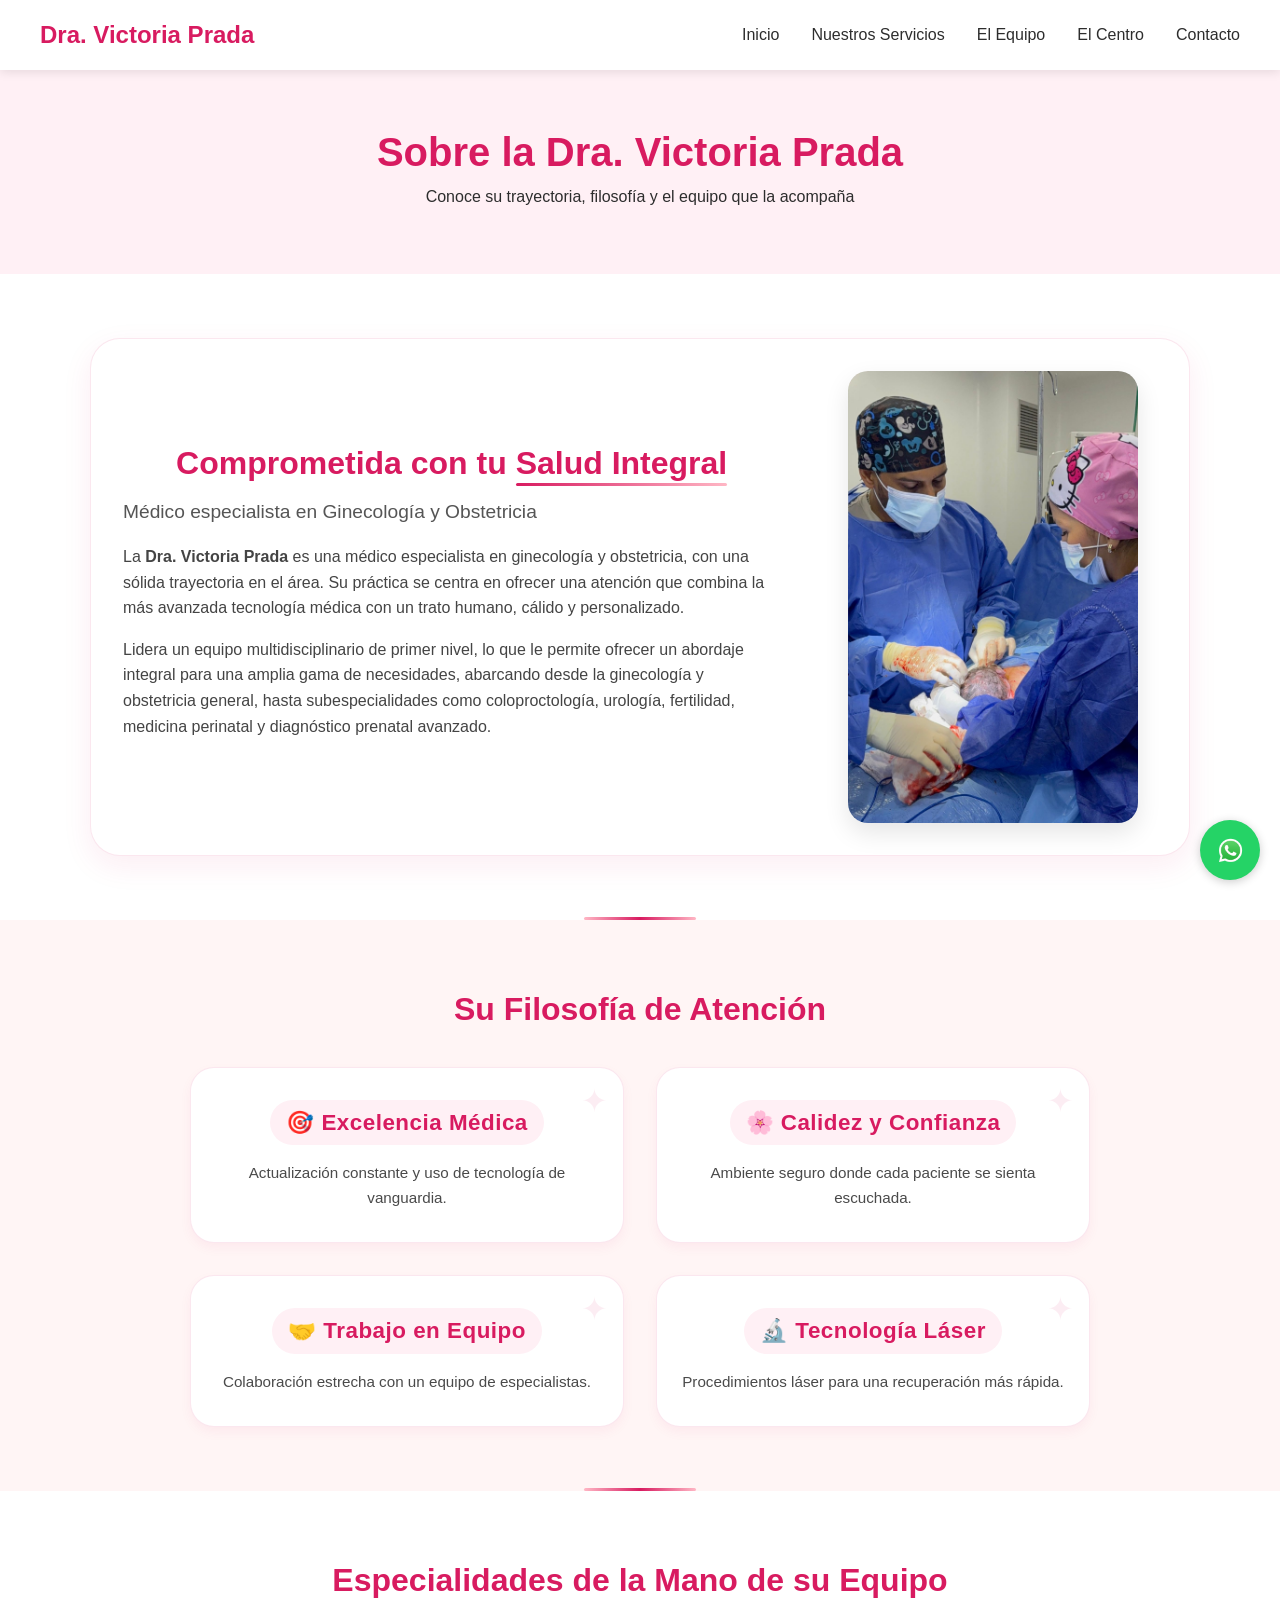
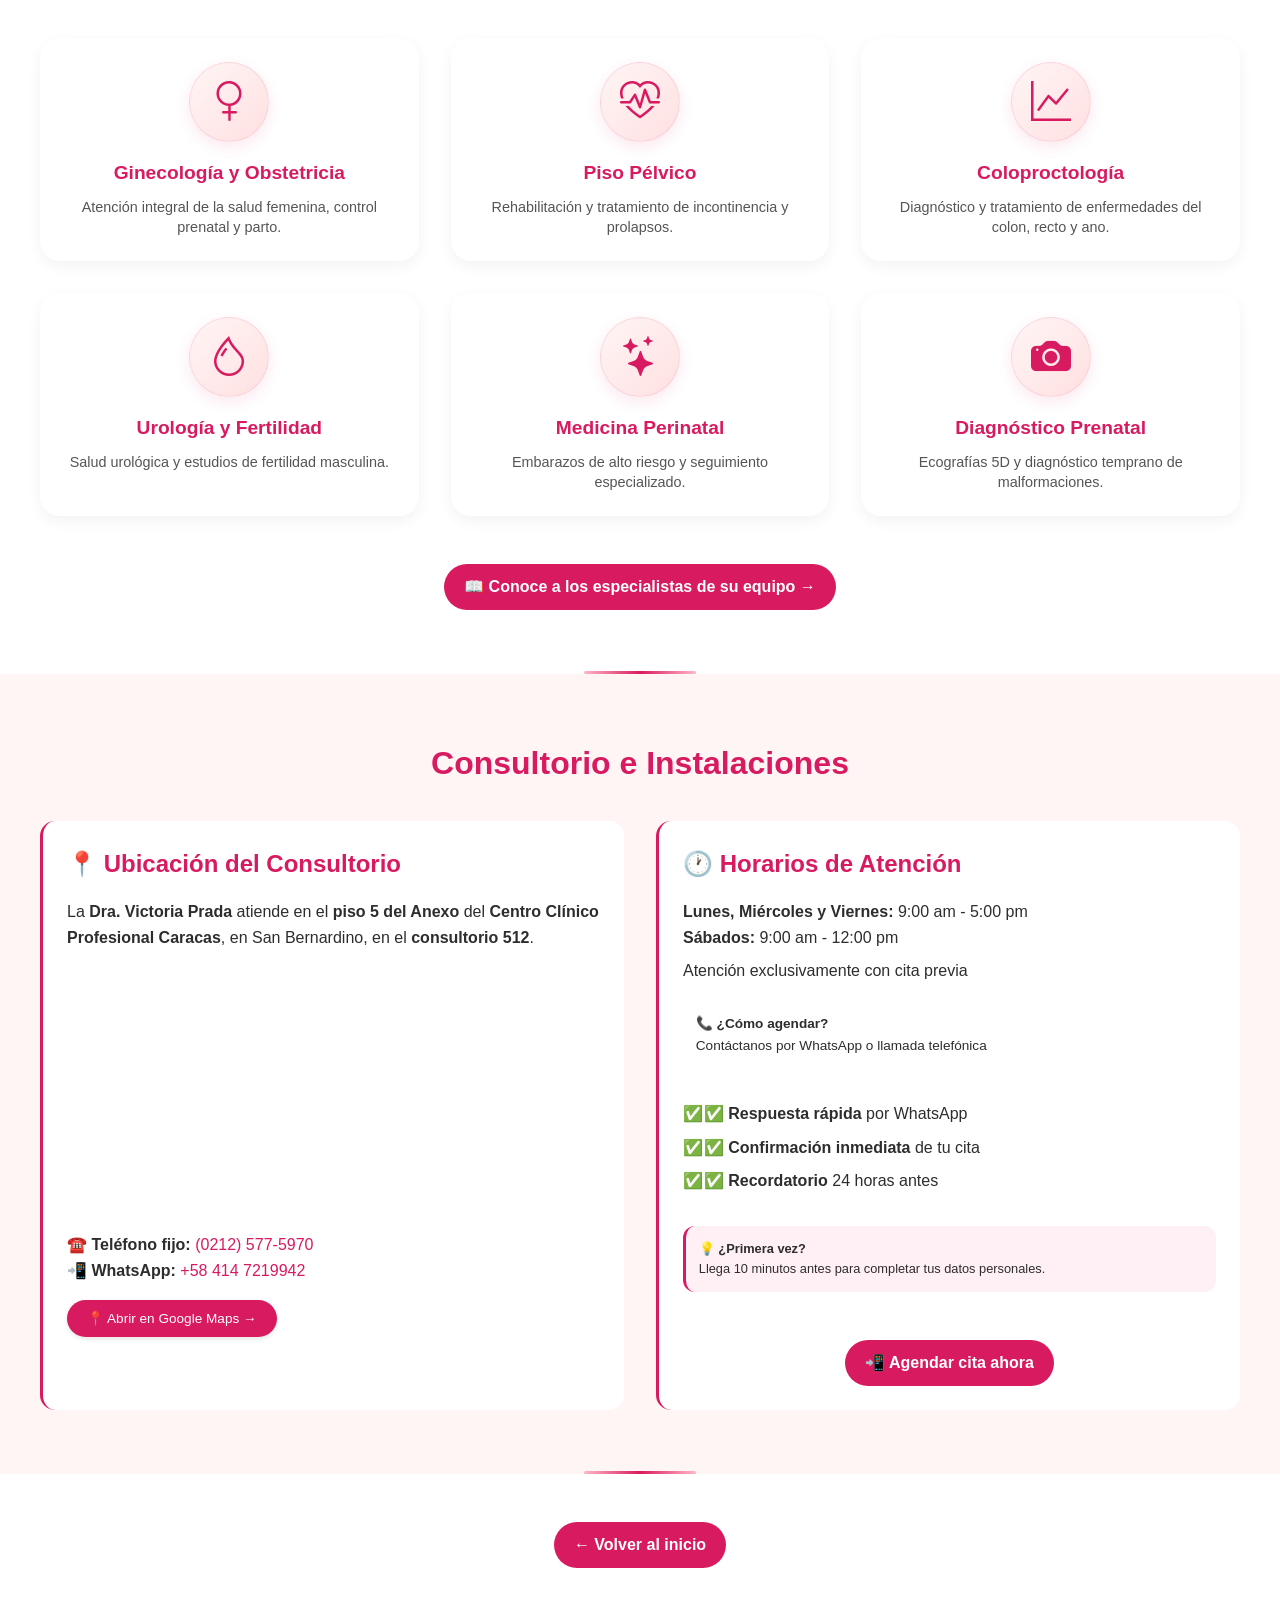
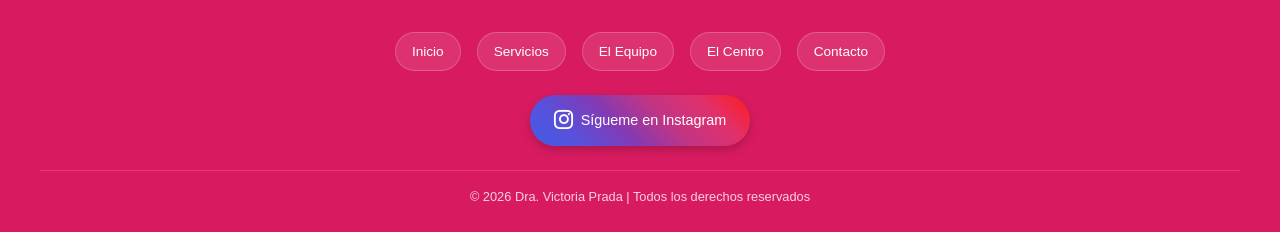
<file: sobre-nosotros.html>
<!DOCTYPE html>
<html lang="es">
<head>
    <meta charset="UTF-8">
    <meta name="viewport" content="width=device-width, initial-scale=1.0, user-scalable=yes">
   <!-- ========== META TAGS SEO ========== -->
<title>Sobre la Dra. Victoria Prada | Historia y Filosofía - Centro Clínico Láser</title>
<meta name="description" content="Conoce la trayectoria de la Dra. Victoria Prada, su filosofía de atención y las modernas instalaciones de su consultorio en San Bernardino, Caracas. Tecnología láser de vanguardia.">
<meta name="keywords" content="ginecóloga Caracas, trayectoria, filosofía médica, consultorio ginecología San Bernardino, tecnología láser, instalaciones médicas">
<meta name="author" content="Dra. Victoria Prada">
<meta name="robots" content="index, follow">
<meta name="language" content="Spanish">
<meta name="revisit-after" content="7 days">
<meta name="geo.region" content="VE-A">
<meta name="geo.placename" content="Caracas">
<meta name="geo.position" content="10.509886;-66.898869">
<meta name="ICBM" content="10.509886, -66.898869">

<!-- Open Graph -->
<meta property="og:title" content="Sobre la Dra. Victoria Prada | Historia y Filosofía">
<meta property="og:description" content="Conoce la trayectoria de la Dra. Victoria Prada y las instalaciones de su consultorio en Caracas.">
<meta property="og:image" content="https://efaxtower.github.io/pagina-ginecologia/img/sobre-nosotros.jpeg">
<meta property="og:url" content="https://efaxtower.github.io/pagina-ginecologia/sobre-nosotros.html">
<meta property="og:type" content="website">
<meta property="og:locale" content="es_ES">

<!-- Twitter Card -->
<meta name="twitter:card" content="summary_large_image">
<meta name="twitter:title" content="Sobre la Dra. Victoria Prada">
<meta name="twitter:description" content="Historia, filosofía y tecnología de vanguardia en Caracas.">
<meta name="twitter:image" content="https://efaxtower.github.io/pagina-ginecologia/img/sobre-nosotros.jpeg">
    <link rel="stylesheet" href="style.css">
    <link rel="icon" type="image/x-icon" href="img/favicon.ico">
    <link rel="stylesheet" href="https://cdn.jsdelivr.net/npm/bootstrap-icons@1.11.3/font/bootstrap-icons.min.css">
</head>
<body>

    <nav class="navbar">
        <div class="container">
            <a href="index.html" class="logo">Dra. Victoria Prada</a>
            <div class="menu-icon" id="menuIcon">☰</div>
            <ul class="nav-links" id="navLinks">
                <li><a href="index.html">Inicio</a></li>
                <li><a href="servicios.html">Nuestros Servicios</a></li>
                <li><a href="equipo-colaborador.html">El Equipo</a></li>
                <li><a href="sobre-nosotros.html">El Centro</a></li>
                <li><a href="index.html#contacto">Contacto</a></li>
            </ul>
        </div>
    </nav>

    <div class="sobre-header">
        <h1>Sobre la Dra. Victoria Prada</h1>
        <p>Conoce su trayectoria, filosofía y el equipo que la acompaña</p>
    </div>

    <!-- HISTORIA Y MISIÓN (FONDO BLANCO) -->
    <section class="section">
        <div class="container">
            <div class="dra-destacada-sobre">
                <div class="dra-info-sobre">
                    <h2>Comprometida con tu <span class="destacar">Salud Integral</span></h2>
                    <h3>Médico especialista en Ginecología y Obstetricia</h3>
                    <p>La <strong>Dra. Victoria Prada</strong> es una médico especialista en ginecología y obstetricia, con una sólida trayectoria en el área. Su práctica se centra en ofrecer una atención que combina la más avanzada tecnología médica con un trato humano, cálido y personalizado.</p>
                    <p>Lidera un equipo multidisciplinario de primer nivel, lo que le permite ofrecer un abordaje integral para una amplia gama de necesidades, abarcando desde la ginecología y obstetricia general, hasta subespecialidades como coloproctología, urología, fertilidad, medicina perinatal y diagnóstico prenatal avanzado.</p>
                </div>
                <div class="dra-foto-sobre">
                    <img src="img/sobre-nosotros.jpeg" alt="Dra. Victoria Prada">
                </div>
            </div>
        </div>
    </section>

    <!-- VALORES Y OBJETIVOS (FONDO ROSA SUAVE) -->
    <section class="section" style="background: #FFF5F5;">
        <div class="container">
            <h2>Su Filosofía de Atención</h2>
            <div class="objetivos-grid">
                <div class="objetivo-card"><h3>🎯 Excelencia Médica</h3><p>Actualización constante y uso de tecnología de vanguardia.</p></div>
                <div class="objetivo-card"><h3>🌸 Calidez y Confianza</h3><p>Ambiente seguro donde cada paciente se sienta escuchada.</p></div>
                <div class="objetivo-card"><h3>🤝 Trabajo en Equipo</h3><p>Colaboración estrecha con un equipo de especialistas.</p></div>
                <div class="objetivo-card"><h3>🔬 Tecnología Láser</h3><p>Procedimientos láser para una recuperación más rápida.</p></div>
            </div>
        </div>
    </section>

    <!-- ESPECIALIDADES QUE OFRECEMOS (FONDO BLANCO) -->
    <section class="section">
        <div class="container">
            <h2>Especialidades de la Mano de su Equipo</h2>
            <div class="especialidades-grid">
                <div class="especialidad-card"><div class="especialidad-icono-bootstrap"><i class="bi bi-gender-female"></i></div><h3>Ginecología y Obstetricia</h3><p>Atención integral de la salud femenina, control prenatal y parto.</p></div>
                <div class="especialidad-card"><div class="especialidad-icono-bootstrap"><i class="bi bi-heart-pulse"></i></div><h3>Piso Pélvico</h3><p>Rehabilitación y tratamiento de incontinencia y prolapsos.</p></div>
                <div class="especialidad-card"><div class="especialidad-icono-bootstrap"><i class="bi bi-graph-up"></i></div><h3>Coloproctología</h3><p>Diagnóstico y tratamiento de enfermedades del colon, recto y ano.</p></div>
                <div class="especialidad-card"><div class="especialidad-icono-bootstrap"><i class="bi bi-droplet"></i></div><h3>Urología y Fertilidad</h3><p>Salud urológica y estudios de fertilidad masculina.</p></div>
                <div class="especialidad-card"><div class="especialidad-icono-bootstrap"><i class="bi bi-stars"></i></div><h3>Medicina Perinatal</h3><p>Embarazos de alto riesgo y seguimiento especializado.</p></div>
                <div class="especialidad-card"><div class="especialidad-icono-bootstrap"><i class="bi bi-camera-fill"></i></div><h3>Diagnóstico Prenatal</h3><p>Ecografías 5D y diagnóstico temprano de malformaciones.</p></div>
            </div>
            <div style="text-align: center; margin-top: 2rem;">
                <a href="equipo-colaborador.html" class="btn-secundario">📖 Conoce a los especialistas de su equipo →</a>
            </div>
        </div>
    </section>

    <!-- NUESTRAS INSTALACIONES (FONDO ROSA SUAVE) -->
    <section class="section" style="background: #FFF5F5;">
        <div class="container">
            <h2>Consultorio e Instalaciones</h2>
            <div class="flex-dos-columnas">
                <div class="preparacion-card">
                    <h3>📍 Ubicación del Consultorio</h3>
                    <p>La <strong>Dra. Victoria Prada</strong> atiende en el <strong>piso 5 del Anexo</strong> del <strong>Centro Clínico Profesional Caracas</strong>, en San Bernardino, en el <strong>consultorio 512</strong>.</p>
                    <div class="mapa"><iframe src="https://www.google.com/maps/embed?pb=!1m18!1m12!1m3!1d3922.882932880826!2d-66.90144372483553!3d10.509885889623112!2m3!1f0!2f0!3f0!3m2!1i1024!2i768!4f13.1!3m3!1m2!1s0x8c2a5933c9a17fd3%3A0xaadf5f044b56b763!2sHospital%20de%20Cl%C3%ADnicas%20Caracas!5e0!3m2!1ses-419!2sve!4v1777513761220!5m2!1ses-419!2sve" width="100%" height="250" style="border:0; border-radius: 12px;" allowfullscreen="" loading="lazy"></iframe></div>
                    <p>☎️ <strong>Teléfono fijo:</strong> <a href="tel:+582125775970" style="color: #D81B60; text-decoration: none;">(0212) 577-5970</a></p>
                    <p>📲 <strong>WhatsApp:</strong> <a href="https://wa.me/584147219942" style="color: #D81B60; text-decoration: none;" target="_blank" rel="noopener noreferrer">+58 414 7219942</a></p>
                    <div style="margin-top: 0.5rem;"><a href="https://www.google.com/maps?ll=10.509886,-66.898869&z=15&t=m&hl=es-419&gl=VE&mapclient=embed&cid=12312664378302707555" target="_blank" rel="noopener noreferrer" class="btn-maps">📍 Abrir en Google Maps →</a></div>
                </div>
                <div class="preparacion-card">
                    <h3>🕐 Horarios de Atención</h3>
                    <p><strong>Lunes, Miércoles y Viernes:</strong> 9:00 am - 5:00 pm<br><strong>Sábados:</strong> 9:00 am - 12:00 pm</p>
                    <p style="margin-top: 0.5rem;">Atención exclusivamente con cita previa</p>
                    <div style="margin: 1rem 0; padding: 0.8rem; background: white; border-radius: 12px;"><p style="margin: 0; font-size: 0.85rem;">📞 <strong>¿Cómo agendar?</strong><br>Contáctanos por WhatsApp o llamada telefónica</p></div>
                    <ul style="list-style: none; padding-left: 0; margin: 0.5rem 0;"><li style="margin: 0.5rem 0; padding-left: 1.3rem; position: relative;">✅ <strong>Respuesta rápida</strong> por WhatsApp</li>
                    <li style="margin: 0.5rem 0; padding-left: 1.3rem; position: relative;">✅ <strong>Confirmación inmediata</strong> de tu cita</li>
                    <li style="margin: 0.5rem 0; padding-left: 1.3rem; position: relative;">✅ <strong>Recordatorio</strong> 24 horas antes</li></ul>
                    <div style="margin: 1rem 0; padding: 0.8rem; background: #FFF0F5; border-radius: 12px; border-left: 3px solid #D81B60;"><p style="margin: 0; font-size: 0.8rem;"><strong>💡 ¿Primera vez?</strong><br>Llega 10 minutos antes para completar tus datos personales.</p></div>
                    <div style="text-align: center; margin-top: auto; padding-top: 1rem;"><a href="https://wa.me/584121827436" class="btn-secundario" style="display: inline-block; width: auto;" target="_blank" rel="noopener noreferrer">📲 Agendar cita ahora</a></div>
                </div>
            </div>
        </div>
    </section>

    <div class="boton-volver">
        <a href="index.html" class="btn-secundario">← Volver al inicio</a>
    </div>

    <footer style="background: #D81B60; color: white; padding: 2rem 0 1rem 0;">
        <div class="container">
            <div class="footer-links" style="display: flex; justify-content: center; gap: 1rem; flex-wrap: wrap; margin-bottom: 1.5rem;">
                <a href="index.html" class="footer-btn">Inicio</a>
                <a href="servicios.html" class="footer-btn">Servicios</a>
                <a href="equipo-colaborador.html" class="footer-btn">El Equipo</a>
                <a href="sobre-nosotros.html" class="footer-btn">El Centro</a>
                <a href="index.html#contacto" class="footer-btn">Contacto</a>
            </div>
            <div style="text-align: center; margin-bottom: 1.5rem;">
                <a href="https://www.instagram.com/dravictoriaprada/" target="_blank" rel="noopener noreferrer" class="instagram-btn">
                    <i class="bi bi-instagram"></i>
                    <span>Sígueme en Instagram</span>
                </a>
            </div>
            <div style="text-align: center; border-top: 1px solid rgba(255,255,255,0.15); padding-top: 1rem;">
                <p style="margin-bottom: 0.5rem; font-size: 0.8rem; opacity: 0.8;">© 2026 Dra. Victoria Prada | Todos los derechos reservados</p>
            </div>
        </div>
    </footer>

    <a href="https://wa.me/584147219942" class="whatsapp-flotante" target="_blank" rel="noopener noreferrer">
        <img src="img/whatsapp-icon.png" alt="WhatsApp" style="width: 35px; height: 35px;">
    </a>

    <script>
        const menuIcon = document.getElementById('menuIcon');
        const navLinks = document.getElementById('navLinks');
        if (menuIcon) menuIcon.addEventListener('click', () => navLinks.classList.toggle('active'));
    </script>

    <!-- NAVBAR INFERIOR (MÓVIL) CON BOOTSTRAP ICONS -->
<div class="bottom-nav">
    <a href="index.html" class="bottom-nav-item">
        <i class="bi bi-house-door"></i>
        <span>Inicio</span>
    </a>
    <a href="servicios.html" class="bottom-nav-item">
        <i class="bi bi-list-ul"></i>
        <span>Servicios</span>
    </a>
    <a href="equipo-colaborador.html" class="bottom-nav-item">
        <i class="bi bi-people-fill"></i>
        <span>Equipo</span>
    </a>
    <a href="sobre-nosotros.html" class="bottom-nav-item">
        <i class="bi bi-building"></i>
        <span>Centro</span>
    </a>
    <a href="index.html#contacto" class="bottom-nav-item">
        <i class="bi bi-telephone-fill"></i>
        <span>Contacto</span>
    </a>
</div>
</body>
</html>
</file>
<file: style.css>
/* ============================================
   1. RESET Y BASE
   ============================================ */
* {
    margin: 0;
    padding: 0;
    box-sizing: border-box;
}

body {
    font-family: 'Segoe UI', Tahoma, Geneva, Verdana, sans-serif;
    line-height: 1.6;
    color: #2D2D2D;
}

.container {
    max-width: 1200px;
    margin: 0 auto;
}

.section {
    padding: 4rem 2rem;
}

.section h2 {
    text-align: center;
    color: #D81B60;
    font-size: 2rem;
    margin-bottom: 2rem;
}

/* ============================================
   2. NAVBAR Y MENÚ
   ============================================ */
.navbar {
    position: fixed;
    top: 0;
    width: 100%;
    background: rgba(255, 255, 255, 0.95);
    box-shadow: 0 2px 10px rgba(0,0,0,0.1);
    z-index: 1000;
    padding: 1rem 2rem;
}

.navbar .container {
    display: flex;
    justify-content: space-between;
    align-items: center;
    flex-wrap: wrap;
}

.logo {
    font-size: 1.5rem;
    font-weight: bold;
    color: #D81B60;
    text-decoration: none;
}

.nav-links {
    display: flex;
    gap: 2rem;
    list-style: none;
}

.nav-links a {
    text-decoration: none;
    color: #2D2D2D;
    font-weight: 500;
    transition: color 0.2s ease;
}

.nav-links a:hover { color: #D81B60; }

.menu-icon {
    display: none;
    font-size: 1.8rem;
    cursor: pointer;
}

/* ============================================
   3. HERO
   ============================================ */
.hero {
    height: 100vh;
    background-image: url('img/background(2).png');
    background-size: cover;
    background-position: center;
    position: relative;
    display: flex;
    align-items: center;
    justify-content: center;
    text-align: center;
}

.hero::before {
    content: "";
    position: absolute;
    top: 0;
    left: 0;
    width: 100%;
    height: 100%;
    background: rgba(0, 0, 0, 0.35);
    z-index: 1;
}

.hero-content {
    position: relative;
    z-index: 2;
    max-width: 800px;
    padding: 2rem;
}

.hero-content h1 {
    font-size: 2.8rem;
    margin-bottom: 1rem;
    color: white;
    text-shadow: 2px 2px 8px rgba(0, 0, 0, 0.5);
}

.hero-content h1 .destacar {
    color: #FFB7C5;
    text-shadow: 1px 1px 4px rgba(0, 0, 0, 0.3);
}

.hero-content p {
    font-size: 1.2rem;
    margin-bottom: 2rem;
    color: white;
    text-shadow: 1px 1px 4px rgba(0, 0, 0, 0.5);
    font-weight: 500;
}

.hero-content p .dra-destacar {
    color: #FFB7C5;
    font-weight: bold;
}

/* ============================================
   4. BOTONES
   ============================================ */
.btn-whatsapp {
    background-color: #25D366;
    color: white;
    padding: 12px 28px;
    border-radius: 60px;
    text-decoration: none;
    font-weight: bold;
    display: inline-flex;
    align-items: center;
    justify-content: center;
    gap: 12px;
    transition: transform 0.15s ease, background-color 0.2s ease;
    font-size: 1rem;
    line-height: 1;
    border: none;
    cursor: pointer;
    box-shadow: 0 4px 12px rgba(0, 0, 0, 0.2);
}

.btn-whatsapp:hover {
    background-color: #128C7E;
    transform: scale(1.01);
}

.btn-whatsapp .wa-icon {
    width: 24px;
    height: 24px;
    display: block;
    flex-shrink: 0;
}

.btn-secundario {
    background-color: #D81B60;
    color: white;
    padding: 10px 20px;
    border-radius: 50px;
    text-decoration: none;
    font-weight: bold;
    display: inline-block;
    margin-top: 1rem;
    transition: background-color 0.2s ease;
}

.btn-secundario:hover { background-color: #AD1457; }

.whatsapp-flotante {
    position: fixed;
    bottom: 20px;
    right: 20px;
    background-color: #25D366;
    width: 60px;
    height: 60px;
    border-radius: 50%;
    display: flex;
    align-items: center;
    justify-content: center;
    text-decoration: none;
    box-shadow: 0 2px 10px rgba(0,0,0,0.2);
    transition: transform 0.2s ease;
    z-index: 1000;
}

.whatsapp-flotante:hover { transform: scale(1.05); }
.whatsapp-flotante img { width: 35px; height: 35px; }

.btn-wa-card {
    background-color: #25D366;
    color: white;
    border: none;
    padding: 10px 15px;
    border-radius: 30px;
    font-size: 0.9rem;
    font-weight: bold;
    cursor: pointer;
    margin-top: 1rem;
    width: 100%;
    transition: background-color 0.2s ease;
    font-family: inherit;
}

.btn-wa-card:hover { background-color: #128C7E; }

.btn-maps {
    display: inline-block;
    background-color: #D81B60;
    color: white;
    font-size: 0.85rem;
    font-weight: 500;
    text-decoration: none;
    padding: 8px 20px;
    border-radius: 30px;
    margin-top: 0.5rem;
    transition: background-color 0.2s ease, transform 0.15s ease;
    box-shadow: 0 2px 5px rgba(0, 0, 0, 0.1);
}

.btn-maps:hover {
    background-color: #AD1457;
    transform: translateY(-1px);
    box-shadow: 0 4px 8px rgba(0, 0, 0, 0.1);
}

/* ============================================
   5. GRIDS Y TARJETAS
   ============================================ */
.testimonios-grid,
.servicios-grid,
.especialidades-grid {
    display: grid;
    grid-template-columns: repeat(auto-fit, minmax(280px, 1fr));
    gap: 2rem;
    margin-top: 1rem;
}

/* Grid para servicios colaboradores (También ofrecemos) - VERSIÓN FORZADA */
.servicios-colaboradores-grid {
    display: grid !important;
    grid-template-columns: repeat(3, 1fr) !important;
    gap: 1.5rem !important;
    margin-top: 1rem !important;
}

/* En tablet (entre 768px y 1024px) que se vean 2 columnas */
@media (max-width: 1024px) and (min-width: 769px) {
    .servicios-colaboradores-grid {
        grid-template-columns: repeat(2, 1fr) !important;
    }
}

/* En móvil, 1 columna */
@media (max-width: 768px) {
    .servicios-colaboradores-grid {
        grid-template-columns: 1fr !important;
        gap: 0.8rem !important;
    }
}

.objetivos-grid {
    display: grid;
    grid-template-columns: repeat(2, 1fr);
    gap: 2rem;
    margin-top: 1rem;
    max-width: 900px;
    margin-left: auto;
    margin-right: auto;
}

.equipo-grid {
    display: grid;
    grid-template-columns: repeat(auto-fit, minmax(280px, 1fr));
    gap: 2rem;
    justify-content: center;
}

/* Estilo base de tarjetas colaboradores (MEJORADO) */
.equipo-card {
    background: white;
    border-radius: 24px;
    padding: 1.8rem 1.2rem;
    text-align: center;
    box-shadow: 0 5px 15px rgba(0,0,0,0.05);
    transition: all 0.3s cubic-bezier(0.2, 0.9, 0.4, 1.1);
    cursor: pointer;
    border: 1px solid rgba(216, 27, 96, 0.08);
}

.equipo-card:hover {
    transform: translateY(-8px);
    box-shadow: 0 20px 30px rgba(216, 27, 96, 0.15);
    border-color: #D81B60;
}

.equipo-card h3 {
    color: #D81B60;
    margin-bottom: 0.5rem;
    font-size: 1.2rem;
}

.equipo-card p {
    color: #555;
    font-size: 0.85rem;
    margin: 0.5rem 0;
}

/* Estilo de tarjetas de valores */
.objetivo-card {
    background: linear-gradient(135deg, #FFFFFF 0%, #FFF5F5 100%);
    border-radius: 24px;
    padding: 2rem 1.5rem;
    text-align: center;
    box-shadow: 0 5px 12px rgba(216, 27, 96, 0.05);
    transition: transform 0.2s ease, box-shadow 0.2s ease;
    position: relative;
    border: 1px solid rgba(216, 27, 96, 0.1);
    cursor: default;
}

.objetivo-card:hover {
    transform: translateY(-4px);
    box-shadow: 0 10px 20px rgba(216, 27, 96, 0.1);
    border-color: rgba(216, 27, 96, 0.2);
}

.objetivo-card::before {
    content: "✦";
    position: absolute;
    top: 10px;
    right: 15px;
    font-size: 2rem;
    color: rgba(216, 27, 96, 0.08);
    font-family: monospace;
    pointer-events: none;
    transition: opacity 0.2s ease;
}

.objetivo-card:hover::before {
    color: rgba(216, 27, 96, 0.15);
}

.objetivo-card h3 {
    color: #D81B60;
    margin-bottom: 1rem;
    font-size: 1.4rem;
    font-weight: 600;
    display: inline-block;
    background: #FFF0F5;
    padding: 0.3rem 1rem;
    border-radius: 40px;
    letter-spacing: 0.5px;
}

.objetivo-card p {
    color: #4A4A4A;
    font-size: 0.95rem;
    line-height: 1.6;
    margin: 0;
}

/* Testimonios */
.testimonio-card p {
    font-style: italic;
    margin-bottom: 1rem;
    color: #555;
}

.testimonio-card .paciente {
    font-weight: bold;
    color: #D81B60;
}

.especialidad-badge {
    display: inline-block;
    font-size: 0.7rem;
    padding: 4px 14px;
    border-radius: 30px;
    margin-bottom: 12px;
    font-weight: 500;
    letter-spacing: 0.5px;
}

.badge-principal {
    background: #D81B60;
    color: white;
    box-shadow: 0 2px 5px rgba(0,0,0,0.1);
}

.badge-secundario {
    background: #FFE0E1;
    color: #D81B60;
    border: 1px solid #FFB7C5;
}

/* ============================================
   6. DETALLE DEL ESPECIALISTA
   ============================================ */
.especialista-detalle {
    display: none;
    background: #FFF5F5;
    border-radius: 20px;
    padding: 2rem;
    margin: 1rem auto 2rem;
    max-width: 800px;
    box-shadow: 0 5px 15px rgba(0,0,0,0.05);
    scroll-margin-top: 80px;
}

.especialista-detalle.active { display: block; }

/* ============================================
   7. SOBRE NOSOTROS Y DR. VICTORIA
   ============================================ */
.sobre-header {
    background: #FFF0F5;
    padding: 120px 2rem 4rem;
    text-align: center;
}

.sobre-header h1 {
    color: #D81B60;
    font-size: 2.5rem;
}

.dra-destacada {
    background: linear-gradient(135deg, #FFFFFF 0%, #FFF5F5 100%);
    border-radius: 30px;
    padding: 2rem;
    box-shadow: 0 5px 15px rgba(216, 27, 96, 0.06);
    transition: transform 0.2s ease, box-shadow 0.2s ease, border 0.2s ease;
    max-width: 1000px;
    margin: 0 auto;
    position: relative;
    border: 1px solid rgba(216, 27, 96, 0.08);
}

.dra-destacada:hover {
    transform: translateY(-4px);
    box-shadow: 0 15px 30px rgba(216, 27, 96, 0.12);
    background: linear-gradient(135deg, #FFF5F5 0%, #FFE0E1 100%);
    border: 2px solid #D81B60;
}

.dra-destacada::before {
    content: "✦";
    position: absolute;
    top: 15px;
    right: 20px;
    font-size: 2rem;
    color: rgba(216, 27, 96, 0.08);
    font-family: monospace;
    pointer-events: none;
    transition: opacity 0.2s ease;
}

.dra-destacada:hover::before {
    color: rgba(216, 27, 96, 0.2);
}

.dra-destacada h2 .destacar {
    color: #D81B60;
    position: relative;
    display: inline-block;
}

.dra-destacada h2 .destacar::after {
    content: "";
    position: absolute;
    bottom: -2px;
    left: 0;
    width: 100%;
    height: 2px;
    background: #D81B60;
    transform: scaleX(0);
    transition: transform 0.2s ease;
    transform-origin: bottom right;
}

.dra-destacada:hover h2 .destacar::after {
    transform: scaleX(1);
    transform-origin: bottom left;
}

.dra-foto { flex: 1; min-width: 200px; }
.dra-foto img {
    width: 100%;
    max-width: 280px;
    border-radius: 20px;
    object-fit: cover;
    display: block;
    margin: 0 auto;
    box-shadow: 0 5px 15px rgba(0, 0, 0, 0.08);
}

.dra-info { flex: 2; }
.dra-info h2 {
    color: #D81B60;
    font-size: 2rem;
    margin-bottom: 0.25rem;
}

.dra-info h3 {
    color: #555;
    font-size: 1.2rem;
    font-weight: normal;
    margin-bottom: 0.75rem;
    border-bottom: 2px solid #FFE0E1;
    display: inline-block;
    padding-bottom: 5px;
}

.dra-info p { color: #444; line-height: 1.6; margin: 1rem 0; }

.dra-destacados {
    display: flex;
    flex-wrap: wrap;
    gap: 1rem;
    margin: 1.5rem 0;
}

.dra-destacados span {
    background: #FFF0F5;
    padding: 5px 12px;
    border-radius: 20px;
    font-size: 0.85rem;
    color: #D81B60;
}

.socia-detalle {
    background: white;
    border-radius: 20px;
    padding: 2rem;
    margin-bottom: 2rem;
    box-shadow: 0 5px 20px rgba(0,0,0,0.05);
    display: grid;
    grid-template-columns: 200px 1fr;
    gap: 2rem;
    align-items: start;
}

.socia-detalle img {
    width: 100%;
    border-radius: 15px;
    object-fit: cover;
}

.socia-detalle h3 {
    color: #D81B60;
    font-size: 1.8rem;
    margin-bottom: 0.5rem;
}

.socia-detalle .especialidad {
    color: #D81B60;
    font-weight: bold;
    margin-bottom: 1rem;
}

/* ============================================
   8. PREPARACIÓN CONSULTA Y UBICACIÓN
   ============================================ */
.flex-dos-columnas {
    display: grid;
    grid-template-columns: 1fr 1fr;
    gap: 2rem;
    margin-top: 1rem;
    align-items: stretch;
}

.preparacion-card, .ubicacion-card {
    background: #FFF0F5;
    padding: 1.5rem;
    border-radius: 15px;
    border-left: 3px solid #D81B60;
    display: flex;
    flex-direction: column;
    height: 100%;
}

.preparacion-card h3, .ubicacion-card h3 {
    color: #D81B60;
    margin-bottom: 1rem;
    font-size: 1.5rem;
}

.preparacion-card ul {
    list-style: none;
    padding-left: 0;
    flex: 1;
    margin-bottom: 1rem;
}

.preparacion-card li {
    margin: 0.8rem 0;
    padding-left: 1.5rem;
    position: relative;
}

.preparacion-card li::before {
    content: "✅";
    position: absolute;
    left: 0;
    color: #25D366;
}

.preparacion-card > div:last-child { margin-top: auto; }

.mapa {
    margin: 1rem 0;
    border-radius: 10px;
    overflow: hidden;
}

.mapa iframe {
    width: 100%;
    height: 250px;
    border-radius: 12px;
    display: block;
}

/* ============================================
   9. SERVICIO DETALLE Y FAQ
   ============================================ */
.servicio-detalle {
    background: white;
    border-radius: 20px;
    padding: 2rem;
    margin-bottom: 2rem;
    box-shadow: 0 5px 15px rgba(0,0,0,0.05);
    display: grid;
    grid-template-columns: 100px 1fr;
    gap: 1.5rem;
    align-items: start;
}

.servicio-detalle .servicio-icono {
    font-size: 3rem;
    text-align: center;
    background: #FFF0F5;
    border-radius: 15px;
    padding: 1rem;
}

.servicio-info h3 {
    color: #D81B60;
    font-size: 1.5rem;
    margin-bottom: 0.5rem;
}

.servicio-info .detalle {
    color: #555;
    font-size: 0.95rem;
    margin-top: 0.8rem;
}

.faq-servicios { max-width: 800px; margin: 2rem auto 0; }
.faq-question {
    background: #FFF5F5;
    margin: 1rem 0;
    padding: 1rem 1.5rem;
    border-radius: 12px;
    cursor: pointer;
    transition: background 0.2s ease;
}

.faq-question:hover { background: #FFE0E1; }
.faq-question h4 {
    color: #D81B60;
    display: flex;
    justify-content: space-between;
    align-items: center;
}

.faq-question .faq-respuesta {
    display: none;
    margin-top: 0.8rem;
    color: #555;
    border-top: 1px solid #FFE0E1;
    padding-top: 0.8rem;
}

.faq-question.active .faq-respuesta { display: block; }

.boton-volver { text-align: center; margin: 2rem 0; }

/* ============================================
   10. RESPONSIVE (MEDIA QUERIES UNIFICADAS)
   ============================================ */
@media (max-width: 768px) {
    .navbar {
        background: #D81B60;
        padding: 0.8rem 1rem;
    }
    
    .logo {
        color: white;
        font-size: 1.2rem;
    }
    
    .menu-icon {
        color: white;
        font-size: 2rem;
        display: block;
    }
    
    .nav-links {
        display: none;
        width: 100%;
        flex-direction: column;
        text-align: center;
        background: #D81B60;
        margin-top: 0.5rem;
        border-radius: 12px;
        overflow: hidden;
    }
    
    .nav-links.active { display: flex; }
    
    .nav-links a {
        color: white;
        padding: 0.8rem 1.2rem;
        display: block;
        border-bottom: 1px solid rgba(255, 255, 255, 0.1);
        transition: all 0.2s ease;
    }
    
    .nav-links a:last-child { border-bottom: none; }
    
    .nav-links a:hover {
        background: rgba(255, 255, 255, 0.2);
        color: white;
        padding-left: 1.5rem;
        border-radius: 8px;
    }
    
    .hero-content h1 { font-size: 2rem; }
    .hero-content p { font-size: 1rem; }
    
    .btn-whatsapp { padding: 10px 20px; font-size: 0.9rem; }
    .btn-whatsapp .wa-icon { width: 20px; height: 20px; }
    
    .section { padding: 2rem 1rem; }
    
    .flex-dos-columnas,
    .socia-detalle,
    .dra-destacada,
    .servicio-detalle {
        grid-template-columns: 1fr;
        text-align: center;
    }
    
    .especialidades-grid,
    .testimonios-grid,
    .servicios-grid,
    .equipo-grid {
        grid-template-columns: 1fr;
    }
    
    .objetivos-grid {
        grid-template-columns: 1fr;
        gap: 1rem;
    }
    
    .objetivo-card { padding: 1.2rem; }
    .objetivo-card h3 { font-size: 1.2rem; }
    
    .servicios-colaboradores-grid { grid-template-columns: 1fr; gap: 0.8rem; }
    .servicio-colab-card { padding: 0.8rem; }
    
    .equipo-card-destacado { transform: scale(1); }
    .equipo-card-destacado:hover { transform: translateY(-3px); }
    
    .especialista-detalle {
        padding: 1.2rem;
        margin: 1rem;
        scroll-margin-top: 70px;
    }
    .especialista-detalle .btn-secundario { margin-top: 1rem; }
    
    .footer-links { display: none !important; }
    
    .whatsapp-flotante { bottom: 90px; }
    
    body { padding-bottom: 70px; }
    
    .socia-detalle img,
    .dra-foto img { max-width: 200px; margin: 0 auto; }
    
    .dra-info h2 { font-size: 1.6rem; }
    .dra-destacados { justify-content: center; }
    
    .separador-servicios span,
    .badge-especialidad-principal span {
        font-size: 0.85rem;
        padding: 0.4rem 1.4rem;
    }
}

/* ============================================
   11. OPTIMIZACIONES DE RENDIMIENTO
   ============================================ */
@media (prefers-reduced-motion: reduce) {
    * {
        animation-duration: 0.01ms !important;
        transition-duration: 0.01ms !important;
    }
}

html { scroll-behavior: smooth; }

/* ============================================
   12. ESTILOS PARA INDEX (FOTO IZQUIERDA)
   ============================================ */
.dra-destacada.dra-index {
    display: flex;
    flex-direction: row;
    align-items: center;
    gap: 3rem;
}

.dra-destacada.dra-index .dra-foto {
    flex: 1;
    min-width: 200px;
}

.dra-destacada.dra-index .dra-info {
    flex: 2;
    text-align: left;
}

@media (max-width: 768px) {
    .dra-destacada.dra-index {
        flex-direction: column;
        text-align: center;
    }
    .dra-destacada.dra-index .dra-info {
        text-align: center;
    }
    .dra-destacada.dra-index .dra-destacados {
        justify-content: center;
    }
}

/* ============================================
   13. ICONOS CIRCULARES (PARA SERVICIOS)
   ============================================ */
.servicio-icono-circular {
    width: 70px;
    height: 70px;
    border-radius: 50%;
    margin: 0 auto 1rem;
    display: block;
    object-fit: cover;
    transition: transform 0.2s ease;
}

.testimonio-card:hover .servicio-icono-circular {
    transform: scale(1.05);
}

.servicio-icono-pequeno {
    width: 55px;
    height: 55px;
    border-radius: 50%;
    margin: 0 auto 0.8rem;
    display: block;
    object-fit: cover;
    transition: transform 0.2s ease;
}

.servicio-colab-card:hover .servicio-icono-pequeno {
    transform: scale(1.05);
}

/* ============================================
   14. SEPARADORES Y BADGES
   ============================================ */
.separador-servicios {
    text-align: center;
    margin: 2rem auto;
    max-width: 350px;
}

.separador-servicios span {
    background: #FFE0E1;
    color: #D81B60;
    padding: 0.5rem 1.8rem;
    border-radius: 40px;
    font-size: 1rem;
    font-weight: 600;
    letter-spacing: 1px;
    display: inline-block;
    box-shadow: 0 2px 8px rgba(216, 27, 96, 0.1);
    border: 1px solid rgba(216, 27, 96, 0.2);
}

.badge-especialidad-principal {
    text-align: center;
    margin-bottom: 1.5rem;
}

.badge-especialidad-principal span {
    background: #D81B60;
    color: white;
    padding: 0.4rem 1.5rem;
    border-radius: 40px;
    font-size: 1rem;
    font-weight: 600;
    letter-spacing: 1px;
    display: inline-block;
    box-shadow: 0 2px 8px rgba(216, 27, 96, 0.2);
    border: 1px solid rgba(255, 255, 255, 0.2);
}

/* ============================================
   15. BOTÓN DE EMERGENCIA
   ============================================ */
.btn-emergencia {
    display: inline-flex;
    align-items: center;
    justify-content: center;
    gap: 12px;
    background-color: #DC3545;
    color: white;
    font-size: 1.1rem;
    font-weight: bold;
    padding: 12px 28px;
    border-radius: 60px;
    text-decoration: none;
    transition: transform 0.2s ease, background-color 0.2s ease;
    box-shadow: 0 4px 15px rgba(220, 53, 69, 0.4);
    animation: pulse 1.8s infinite;
    border: none;
    cursor: pointer;
}

.btn-emergencia:hover {
    background-color: #B02A37;
    transform: scale(1.02);
    box-shadow: 0 8px 25px rgba(220, 53, 69, 0.5);
}

.btn-emergencia img { width: 28px; height: 28px; }

@keyframes pulse {
    0% {
        transform: scale(1);
        box-shadow: 0 4px 15px rgba(220, 53, 69, 0.4);
    }
    50% {
        transform: scale(1.02);
        box-shadow: 0 8px 25px rgba(220, 53, 69, 0.6);
    }
    100% {
        transform: scale(1);
        box-shadow: 0 4px 15px rgba(220, 53, 69, 0.4);
    }
}

/* ============================================
   16. ANIMACIONES PARA TARJETAS DE TECNOLOGÍA
   ============================================ */
.tecno-card {
    opacity: 0;
    transform: translateY(30px);
    transition: opacity 0.6s ease, transform 0.6s ease;
    will-change: transform, opacity;
}

.tecno-card.visible {
    opacity: 1;
    transform: translateY(0);
}

.tecno-card:nth-child(1) { transition-delay: 0.1s; }
.tecno-card:nth-child(2) { transition-delay: 0.3s; }
.tecno-card:nth-child(3) { transition-delay: 0.5s; }

/* ============================================
  .17 BOTTOM NAVIGATION (MÓVIL) CON BOOTSTRAP ICONS
   ============================================ */
.bottom-nav {
    position: fixed;
    bottom: 0;
    left: 0;
    width: 100%;
    background: white;
    display: flex;
    justify-content: space-around;
    padding: 8px 0 10px;
    box-shadow: 0 -2px 10px rgba(0,0,0,0.1);
    z-index: 1000;
    border-top: 1px solid #FFE0E1;
}

.bottom-nav-item {
    display: flex;
    flex-direction: column;
    align-items: center;
    text-decoration: none;
    color: #888;
    font-size: 0.7rem;
    transition: color 0.2s;
    gap: 4px;
}

.bottom-nav-item i {
    font-size: 1.4rem;
}

.bottom-nav-item.active {
    color: #D81B60;
}

.bottom-nav-item:hover {
    color: #D81B60;
}

@media (min-width: 769px) {
    .bottom-nav {
        display: none;
    }
}

/* Ajuste para el padding inferior del body (evita que el bottom-nav tape contenido) */
@media (max-width: 768px) {
    body {
        padding-bottom: 70px;
    }
}

/* ============================================
   18. TARJETA DESTACADA DE DRA. VICTORIA EN EQUIPO
   ============================================ */
.dra-destacada-equipo {
    display: flex;
    align-items: center;
    gap: 3rem;
    background: linear-gradient(135deg, #FFFFFF 0%, #FFF5F5 100%);
    border-radius: 30px;
    padding: 2rem;
    box-shadow: 0 10px 30px rgba(216, 27, 96, 0.1);
    max-width: 1000px;
    margin: 0 auto;
    border: 1px solid rgba(216, 27, 96, 0.2);
}

.dra-foto-equipo {
    flex: 1;
    min-width: 200px;
}

.dra-foto-equipo img {
    width: 100%;
    max-width: 280px;
    border-radius: 20px;
    object-fit: cover;
    display: block;
    margin: 0 auto;
    box-shadow: 0 5px 15px rgba(0, 0, 0, 0.1);
}

.dra-info-equipo { flex: 2; }

.dra-info-equipo h2 {
    color: #D81B60;
    font-size: 2rem;
    margin-bottom: 0.25rem;
}

.dra-info-equipo h3 {
    color: #555;
    font-size: 1.2rem;
    font-weight: normal;
    margin-bottom: 0.75rem;
    border-bottom: 2px solid #FFE0E1;
    display: inline-block;
    padding-bottom: 5px;
}

.dra-info-equipo p { color: #444; line-height: 1.6; margin: 1rem 0; }

.dra-destacados-equipo {
    display: flex;
    flex-wrap: wrap;
    gap: 1rem;
    margin: 1rem 0;
}

.dra-destacados-equipo span {
    background: #FFF0F5;
    padding: 5px 12px;
    border-radius: 20px;
    font-size: 0.85rem;
    color: #D81B60;
}

@media (max-width: 768px) {
    .dra-destacada-equipo {
        flex-direction: column;
        text-align: center;
        padding: 1.5rem;
        gap: 1.5rem;
    }
    .dra-foto-equipo img { max-width: 200px; }
    .dra-info-equipo h2 { font-size: 1.6rem; }
    .dra-destacados-equipo { justify-content: center; }
}

/* ============================================
   19. ICONOS BOOTSTRAP PARA ESPECIALISTAS (MEJORADO)
   ============================================ */
.equipo-icono-bootstrap {
    width: 100px;
    height: 100px;
    border-radius: 50%;
    display: flex;
    align-items: center;
    justify-content: center;
    margin: 0 auto 1rem;
    background: linear-gradient(135deg, #FFF5F5 0%, #FFE0E1 100%);
    transition: all 0.4s cubic-bezier(0.2, 0.9, 0.4, 1.1);
    box-shadow: 0 8px 20px rgba(216, 27, 96, 0.15);
    border: 2px solid rgba(216, 27, 96, 0.1);
    position: relative;
    overflow: hidden;
}

/* Efecto de brillo al hacer hover */
.equipo-icono-bootstrap::before {
    content: "";
    position: absolute;
    top: -50%;
    left: -50%;
    width: 200%;
    height: 200%;
    background: radial-gradient(circle, rgba(255,255,255,0.3) 0%, rgba(255,255,255,0) 70%);
    opacity: 0;
    transition: opacity 0.4s ease;
}

.equipo-icono-bootstrap i {
    font-size: 3.2rem;
    color: #D81B60;
    transition: all 0.3s ease;
    position: relative;
    z-index: 2;
}

/* Hover effect */
.equipo-card:hover .equipo-icono-bootstrap {
    transform: translateY(-8px) scale(1.08);
    background: linear-gradient(135deg, #FFE0E1 0%, #D81B60 100%);
    box-shadow: 0 20px 35px rgba(216, 27, 96, 0.35);
    border-color: white;
}

.equipo-card:hover .equipo-icono-bootstrap::before {
    opacity: 1;
}

.equipo-card:hover .equipo-icono-bootstrap i {
    color: white;
    transform: scale(1.15);
    filter: drop-shadow(0 2px 5px rgba(0,0,0,0.2));
}

/* Animación de entrada escalonada */
.equipo-icono-bootstrap {
    animation: fadeInUp 0.6s ease backwards;
}

.equipo-card:nth-child(1) .equipo-icono-bootstrap { animation-delay: 0.1s; }
.equipo-card:nth-child(2) .equipo-icono-bootstrap { animation-delay: 0.2s; }
.equipo-card:nth-child(3) .equipo-icono-bootstrap { animation-delay: 0.3s; }
.equipo-card:nth-child(4) .equipo-icono-bootstrap { animation-delay: 0.4s; }
.equipo-card:nth-child(5) .equipo-icono-bootstrap { animation-delay: 0.5s; }
.equipo-card:nth-child(6) .equipo-icono-bootstrap { animation-delay: 0.6s; }
.equipo-card:nth-child(7) .equipo-icono-bootstrap { animation-delay: 0.7s; }

@keyframes fadeInUp {
    from {
        opacity: 0;
        transform: translateY(30px);
    }
    to {
        opacity: 1;
        transform: translateY(0);
    }
}

/* ============================================
   TARJETAS DE ESPECIALISTAS (DISEÑO PREMIUM)
   ============================================ */
.equipo-card {
    background: white;
    border-radius: 28px;
    padding: 1.8rem 1.2rem;
    text-align: center;
    box-shadow: 0 10px 25px rgba(0, 0, 0, 0.05);
    transition: all 0.4s cubic-bezier(0.2, 0.9, 0.4, 1.1);
    cursor: pointer;
    border: 1px solid rgba(216, 27, 96, 0.12);
    position: relative;
    overflow: hidden;
}

/* Efecto de borde inferior animado */
.equipo-card::after {
    content: "";
    position: absolute;
    bottom: 0;
    left: 0;
    width: 0;
    height: 4px;
    background: linear-gradient(90deg, #D81B60, #FFB7C5);
    transition: width 0.4s ease;
    border-radius: 0 0 28px 28px;
}

.equipo-card:hover::after {
    width: 100%;
}

/* Sombra y elevación al hover */
.equipo-card:hover {
    transform: translateY(-8px);
    box-shadow: 0 20px 35px rgba(216, 27, 96, 0.2);
    border-color: rgba(216, 27, 96, 0.3);
}

/* Título del especialista */
.equipo-card h3 {
    color: #D81B60;
    margin-bottom: 0.5rem;
    font-size: 1.25rem;
    font-weight: 600;
    transition: color 0.3s ease;
}

.equipo-card:hover h3 {
    color: #AD1457;
}

/* Especialidad / descripción corta */
.equipo-card p {
    color: #666;
    font-size: 0.85rem;
    margin: 0.5rem 0;
    line-height: 1.4;
}

/* Badge de especialidad */
.especialidad-badge {
    display: inline-block;
    font-size: 0.7rem;
    padding: 4px 14px;
    border-radius: 30px;
    margin-bottom: 12px;
    font-weight: 500;
    letter-spacing: 0.5px;
}

.badge-principal {
    background: #D81B60;
    color: white;
    box-shadow: 0 2px 5px rgba(0,0,0,0.1);
}

.badge-secundario {
    background: #FFE0E1;
    color: #D81B60;
    border: 1px solid #FFB7C5;
}

/* Botón dentro de tarjeta */
.btn-wa-card {
    background-color: #25D366;
    color: white;
    border: none;
    padding: 10px 15px;
    border-radius: 30px;
    font-size: 0.85rem;
    font-weight: bold;
    cursor: pointer;
    margin-top: 1rem;
    width: 100%;
    transition: all 0.3s ease;
    font-family: inherit;
}

.btn-wa-card:hover {
    background-color: #128C7E;
    transform: scale(1.02);
}

/* ============================================
   ICONOS BOOTSTRAP PARA ESPECIALISTAS (PREMIUM)
   ============================================ */
.equipo-icono-bootstrap {
    width: 100px;
    height: 100px;
    border-radius: 50%;
    display: flex;
    align-items: center;
    justify-content: center;
    margin: 0 auto 1rem;
    background: linear-gradient(135deg, #FFF5F5 0%, #FFE0E1 100%);
    transition: all 0.4s cubic-bezier(0.2, 0.9, 0.4, 1.1);
    box-shadow: 0 10px 20px rgba(216, 27, 96, 0.12);
    border: 2px solid rgba(216, 27, 96, 0.15);
    position: relative;
    overflow: hidden;
}

/* Efecto de brillo */
.equipo-icono-bootstrap::before {
    content: "";
    position: absolute;
    top: -50%;
    left: -50%;
    width: 200%;
    height: 200%;
    background: radial-gradient(circle, rgba(255,255,255,0.4) 0%, rgba(255,255,255,0) 70%);
    opacity: 0;
    transition: opacity 0.4s ease;
}

.equipo-icono-bootstrap i {
    font-size: 3.2rem;
    color: #D81B60;
    transition: all 0.3s ease;
    position: relative;
    z-index: 2;
}

/* Hover effect del icono */
.equipo-card:hover .equipo-icono-bootstrap {
    transform: translateY(-6px) scale(1.08);
    background: linear-gradient(135deg, #D81B60 0%, #AD1457 100%);
    box-shadow: 0 15px 30px rgba(216, 27, 96, 0.35);
    border-color: white;
}

.equipo-card:hover .equipo-icono-bootstrap::before {
    opacity: 1;
}

.equipo-card:hover .equipo-icono-bootstrap i {
    color: white;
    transform: scale(1.1);
    filter: drop-shadow(0 2px 5px rgba(0,0,0,0.2));
}

/* Animación de entrada */
.equipo-icono-bootstrap {
    animation: fadeInUp 0.6s ease backwards;
}

.equipo-card:nth-child(1) .equipo-icono-bootstrap { animation-delay: 0.1s; }
.equipo-card:nth-child(2) .equipo-icono-bootstrap { animation-delay: 0.2s; }
.equipo-card:nth-child(3) .equipo-icono-bootstrap { animation-delay: 0.3s; }
.equipo-card:nth-child(4) .equipo-icono-bootstrap { animation-delay: 0.4s; }
.equipo-card:nth-child(5) .equipo-icono-bootstrap { animation-delay: 0.5s; }
.equipo-card:nth-child(6) .equipo-icono-bootstrap { animation-delay: 0.6s; }
.equipo-card:nth-child(7) .equipo-icono-bootstrap { animation-delay: 0.7s; }

@keyframes fadeInUp {
    from {
        opacity: 0;
        transform: translateY(30px);
    }
    to {
        opacity: 1;
        transform: translateY(0);
    }
}

/* ============================================
   ESTILOS PARA EL DETALLE DEL ESPECIALISTA (MEJORADO)
   ============================================ */
.detalle-nombre {
    color: #D81B60;
    font-size: 1.8rem;
    margin-bottom: 0.5rem;
    font-weight: 600;
}

.detalle-especialidad {
    font-weight: bold;
    color: #AD1457;
    font-size: 1.1rem;
    margin-bottom: 1rem;
    padding-bottom: 0.8rem;
    border-bottom: 2px solid #FFE0E1;
    display: inline-block;
}

.detalle-descripcion {
    color: #4A4A4A;
    line-height: 1.7;
    font-size: 1rem;
    margin: 1rem 0;
    text-align: justify;
}

.detalle-mensaje-cita {
    margin-top: 1.5rem;
    font-style: italic;
    color: #D81B60;
    background: #FFF5F5;
    padding: 0.8rem 1rem;
    border-radius: 12px;
    text-align: center;
    font-size: 0.9rem;
    border-left: 3px solid #D81B60;
}

/* Botón de Instagram en footer */
footer a[href*="instagram"]:hover {
    background: rgba(255,255,255,0.3) !important;
    transform: translateY(-2px);
}

/* ============================================
   BOTONES DEL FOOTER (DISEÑO MEJORADO)
   ============================================ */
.footer-btn {
    background: rgba(255, 255, 255, 0.1);
    color: white;
    text-decoration: none;
    padding: 8px 16px;
    border-radius: 30px;
    font-size: 0.85rem;
    font-weight: 500;
    transition: all 0.3s ease;
    display: inline-block;
    backdrop-filter: blur(2px);
    border: 1px solid rgba(255, 255, 255, 0.2);
}

.footer-btn:hover {
    background: rgba(255, 255, 255, 0.25);
    transform: translateY(-2px);
    border-color: rgba(255, 255, 255, 0.4);
}

/* Botón de Instagram */
.instagram-btn {
    background: linear-gradient(45deg, #405DE6, #5851DB, #833AB4, #C13584, #E1306C, #FD1D1D);
    color: white;
    text-decoration: none;
    display: inline-flex;
    align-items: center;
    gap: 8px;
    padding: 10px 24px;
    border-radius: 40px;
    font-size: 0.9rem;
    font-weight: 500;
    transition: all 0.3s ease;
    border: none;
    box-shadow: 0 4px 10px rgba(0, 0, 0, 0.2);
}

.instagram-btn:hover {
    transform: translateY(-3px);
    box-shadow: 0 8px 20px rgba(0, 0, 0, 0.3);
}

.instagram-btn i {
    font-size: 1.2rem;
}

/* Responsive para móvil */
@media (max-width: 768px) {
    .footer-btn {
        padding: 6px 12px;
        font-size: 0.75rem;
    }
    
    .instagram-btn {
        padding: 8px 18px;
        font-size: 0.8rem;
    }
}

/* ============================================
   TARJETAS DE RESEÑAS Y SERVICIOS (RESTAURADAS)
   ============================================ */
.testimonio-card,
.servicio-colab-card {
    background: white;
    border-radius: 20px;
    padding: 1.5rem;
    text-align: center;
    box-shadow: 0 5px 15px rgba(0,0,0,0.05);
    transition: transform 0.2s ease, box-shadow 0.2s ease;
}

.testimonio-card:hover,
.servicio-colab-card:hover {
    transform: translateY(-3px);
    box-shadow: 0 8px 20px rgba(0,0,0,0.08);
}

.testimonio-card p {
    font-style: italic;
    margin-bottom: 1rem;
    color: #555;
}

.testimonio-card .paciente {
    font-weight: bold;
    color: #D81B60;
}

/* Servicios colaboradores */
.servicio-colab-card {
    background: #FFF5F5;
    border: 1px solid #FFE0E1;
}

.servicio-colab-card:hover { 
    border-color: #FFB7C5; 
}

.servicio-colab-card h3 {
    color: #D81B60;
    font-size: 1rem;
    margin: 0.5rem 0 0.2rem;
}

.servicio-colab-card p {
    color: #555;
    font-size: 0.8rem;
    margin: 0;
}

.servicio-colab-card .servicio-tag {
    display: inline-block;
    background: white;
    color: #D81B60;
    font-size: 0.7rem;
    padding: 2px 8px;
    border-radius: 20px;
    margin-top: 0.5rem;
}

/* ============================================
   TARJETAS DE ESPECIALISTAS (EQUIPO COLABORADOR)
   ============================================ */
.equipo-card {
    background: white;
    border-radius: 28px;
    padding: 1.8rem 1.2rem;
    text-align: center;
    box-shadow: 0 10px 25px rgba(0, 0, 0, 0.05);
    transition: all 0.4s cubic-bezier(0.2, 0.9, 0.4, 1.1);
    cursor: pointer;
    border: 1px solid rgba(216, 27, 96, 0.12);
    position: relative;
    overflow: hidden;
}

/* Efecto de borde inferior animado */
.equipo-card::after {
    content: "";
    position: absolute;
    bottom: 0;
    left: 0;
    width: 0;
    height: 4px;
    background: linear-gradient(90deg, #D81B60, #FFB7C5);
    transition: width 0.4s ease;
    border-radius: 0 0 28px 28px;
}

.equipo-card:hover::after {
    width: 100%;
}

.equipo-card:hover {
    transform: translateY(-8px);
    box-shadow: 0 20px 35px rgba(216, 27, 96, 0.2);
    border-color: rgba(216, 27, 96, 0.3);
}

.equipo-card h3 {
    color: #D81B60;
    margin-bottom: 0.5rem;
    font-size: 1.25rem;
    font-weight: 600;
    transition: color 0.3s ease;
}

.equipo-card:hover h3 {
    color: #AD1457;
}

.equipo-card p {
    color: #666;
    font-size: 0.85rem;
    margin: 0.5rem 0;
    line-height: 1.4;
}

/* Grids */
.testimonios-grid,
.servicios-grid,
.especialidades-grid {
    display: grid;
    grid-template-columns: repeat(auto-fit, minmax(280px, 1fr));
    gap: 2rem;
    margin-top: 1rem;
}

.servicios-colaboradores-grid {
    display: grid;
    grid-template-columns: repeat(auto-fit, minmax(200px, 1fr));
    gap: 1rem;
    margin-top: 1rem;
}

.equipo-grid {
    display: grid;
    grid-template-columns: repeat(auto-fit, minmax(280px, 1fr));
    gap: 2rem;
    justify-content: center;
}

/* ============================================
   RESTAURAR TARJETAS DE SERVICIOS (PÁGINA SERVICIOS)
   ============================================ */

/* Tarjetas de servicios principales (Dra. Victoria) */
.servicio-card {
    background: white;
    border-radius: 20px;
    padding: 1.5rem;
    text-align: center;
    box-shadow: 0 5px 15px rgba(0,0,0,0.05);
    transition: transform 0.2s ease, box-shadow 0.2s ease;
}

.servicio-card:hover {
    transform: translateY(-5px);
    box-shadow: 0 10px 25px rgba(0,0,0,0.1);
}

.servicio-card h3 {
    color: #D81B60;
    margin: 1rem 0 0.5rem;
    font-size: 1.2rem;
}

.servicio-card p {
    color: #555;
    font-size: 0.9rem;
    line-height: 1.4;
}

/* Icono circular para servicios */
.servicio-icono-circular {
    width: 80px;
    height: 80px;
    border-radius: 50%;
    margin: 0 auto 1rem;
    display: block;
    object-fit: cover;
    transition: transform 0.2s ease;
}

.servicio-card:hover .servicio-icono-circular {
    transform: scale(1.05);
}

/* Icono pequeño para especialidades colaboradoras */
.servicio-icono-pequeno {
    width: 60px;
    height: 60px;
    border-radius: 50%;
    margin: 0 auto 0.8rem;
    display: block;
    object-fit: cover;
    transition: transform 0.2s ease;
}

.servicio-card:hover .servicio-icono-pequeno {
    transform: scale(1.05);
}

/* ============================================
   RESTAURAR TARJETAS DE ESPECIALIDADES (SOBRE NOSOTROS)
   ============================================ */

/* Grid de especialidades */
.especialidades-grid {
    display: grid;
    grid-template-columns: repeat(auto-fit, minmax(280px, 1fr));
    gap: 2rem;
    margin-top: 1rem;
}

/* Tarjetas de especialidades */
.especialidad-card {
    background: white;
    border-radius: 20px;
    padding: 1.5rem;
    text-align: center;
    box-shadow: 0 5px 15px rgba(0,0,0,0.05);
    transition: transform 0.2s ease, box-shadow 0.2s ease;
}

.especialidad-card:hover {
    transform: translateY(-5px);
    box-shadow: 0 10px 25px rgba(0,0,0,0.1);
}

.especialidad-card h3 {
    color: #D81B60;
    margin: 1rem 0 0.5rem;
    font-size: 1.2rem;
}

.especialidad-card p {
    color: #555;
    font-size: 0.9rem;
    line-height: 1.4;
}

/* Iconos de especialidades */
.especialidad-icono {
    font-size: 3rem;
    margin-bottom: 1rem;
}

/* ============================================
   ICONOS BOOTSTRAP PARA ESPECIALIDADES (SOBRE NOSOTROS)
   ============================================ */
.especialidad-icono-bootstrap {
    width: 80px;
    height: 80px;
    border-radius: 50%;
    display: flex;
    align-items: center;
    justify-content: center;
    margin: 0 auto 1rem;
    background: linear-gradient(135deg, #FFF5F5 0%, #FFE0E1 100%);
    transition: all 0.3s ease;
    box-shadow: 0 5px 15px rgba(216, 27, 96, 0.1);
    border: 1px solid rgba(216, 27, 96, 0.1);
}

.especialidad-icono-bootstrap i {
    font-size: 2.5rem;
    color: #D81B60;
    transition: all 0.3s ease;
}

.especialidad-card:hover .especialidad-icono-bootstrap {
    transform: translateY(-5px);
    background: linear-gradient(135deg, #FFE0E1 0%, #D81B60 100%);
    border-color: white;
    box-shadow: 0 8px 20px rgba(216, 27, 96, 0.2);
}

.especialidad-card:hover .especialidad-icono-bootstrap i {
    color: white;
    transform: scale(1.05);
}

/* ============================================
   MEJORAS VISUALES PARA SOBRE NOSOTROS
   ============================================ */

/* Fondo con patrón de puntos suaves */
body {
    background: #FFFFFF;
    background-image: radial-gradient(#FFE0E1 0.8px, transparent 0.8px);
    background-size: 50px 50px;
}

/* Separador decorativo entre secciones */
.section {
    position: relative;
}

.section:not(:last-child)::after {
    content: "✦";
    position: absolute;
    bottom: -1.5rem;
    left: 50%;
    transform: translateX(-50%);
    color: #FFB7C5;
    font-size: 1.5rem;
    background: white;
    padding: 0 1rem;
    font-family: monospace;
}

/* Ajuste para que el separador no se vea en la última sección */
.section:last-child::after {
    display: none;
}
.section {
    position: relative;
}

.section:not(:last-child)::after {
    content: "";
    position: absolute;
    bottom: 0;
    left: 50%;
    transform: translateX(-50%);
    width: 80px;
    height: 3px;
    background: linear-gradient(90deg, #FFB7C5, #D81B60, #FFB7C5);
    border-radius: 3px;
}

/* ============================================
   FONDO CON TEXTURA DE ACUARELA (SOBRE NOSOTROS)
   ============================================ */
body {
    background: #FFFFFF;
    position: relative;
}

body::before {
    content: "";
    position: fixed;
    top: 0;
    left: 0;
    width: 100%;
    height: 100%;
    background-image: radial-gradient(circle at 20% 30%, rgba(255, 224, 225, 0.2) 0%, transparent 50%),
                      radial-gradient(circle at 80% 70%, rgba(255, 224, 225, 0.15) 0%, transparent 60%),
                      radial-gradient(circle at 40% 80%, rgba(216, 27, 96, 0.05) 0%, transparent 70%);
    pointer-events: none;
    z-index: -1;
}

/* ============================================
   TARJETA PRINCIPAL DE SOBRE NOSOTROS (CON IMAGEN)
   ============================================ */
.dra-destacada-sobre {
    display: flex;
    align-items: center;
    gap: 3rem;
    background: linear-gradient(135deg, #FFFFFF 0%, #FFF5F5 100%);
    border-radius: 30px;
    padding: 2rem;
    box-shadow: 0 10px 30px rgba(216, 27, 96, 0.08);
    max-width: 1100px;
    margin: 0 auto;
    border: 1px solid rgba(216, 27, 96, 0.1);
    transition: all 0.3s ease;
}

.dra-destacada-sobre:hover {
    transform: translateY(-5px);
    box-shadow: 0 15px 35px rgba(216, 27, 96, 0.15);
    border-color: rgba(216, 27, 96, 0.2);
}

.dra-info-sobre {
    flex: 2;
}

.dra-info-sobre h2 {
    color: #D81B60;
    font-size: 2rem;
    margin-bottom: 0.5rem;
}

.dra-info-sobre h2 .destacar {
    color: #D81B60;
    position: relative;
}

.dra-info-sobre h2 .destacar::after {
    content: "";
    position: absolute;
    bottom: -5px;
    left: 0;
    width: 100%;
    height: 3px;
    background: linear-gradient(90deg, #D81B60, #FFB7C5);
    border-radius: 3px;
}

.dra-info-sobre h3 {
    color: #555;
    font-size: 1.2rem;
    font-weight: normal;
    margin-bottom: 1rem;
}

.dra-info-sobre p {
    color: #444;
    line-height: 1.6;
    margin: 1rem 0;
}

.dra-foto-sobre {
    flex: 1;
    min-width: 250px;
}

.dra-foto-sobre img {
    width: 100%;
    max-width: 290px;
    border-radius: 20px;
    object-fit: cover;
    display: block;
    margin: 0 auto;
    box-shadow: 0 10px 25px rgba(0, 0, 0, 0.1);
    transition: transform 0.3s ease;
}

.dra-destacada-sobre:hover .dra-foto-sobre img {
    transform: scale(1.02);
}

/* Responsive */
@media (max-width: 768px) {
    .dra-destacada-sobre {
        flex-direction: column-reverse;
        text-align: center;
        padding: 1.5rem;
        gap: 1.5rem;
    }
    
    .dra-foto-sobre img {
        max-width: 250px;
    }
    
    .dra-info-sobre h2 {
        font-size: 1.6rem;
    }
}

/* ============================================
   FONDOS INTERCALADOS AUTOMÁTICOS
   ============================================ */

/* Fondo blanco por defecto para todas las secciones */
.section {
    background: #FFFFFF;
}

/* Las secciones impares (1, 3, 5, 7...) tendrán fondo rosa suave */
.section:nth-child(odd) {
    background: #FFF5F5;
}

/* Excepción: el hero no debe tener fondo rosa (mantiene su imagen) */
.hero {
    background: none;
    background-image: url('img/background(2).png');
    background-size: cover;
    background-position: center;
}

.hero::before {
    background: rgba(0, 0, 0, 0.35);
}

/* Excepción: el sobre-header no debe cambiar (ya tiene su propio fondo) */
.sobre-header {
    background: #FFF0F5;
}

/* Excepción: el footer no debe tener fondo rosa */
footer {
    background: #D81B60 !important;
}

/* Asegurar que las tarjetas dentro de secciones no hereden el fondo */
.preparacion-card,
.ubicacion-card,
.dra-destacada,
.dra-destacada-equipo,
.dra-destacada-sobre,
.objetivo-card,
.especialidad-card,
.servicio-card,
.testimonio-card,
.servicio-colab-card,
.equipo-card {
    background: white;
}

/* Fondo rosa para secciones impares */
.section:nth-child(odd) {
    background: #FFFFFF;
}

/* Fondo blanco para secciones pares */
.section:nth-child(even) {
    background: #FFFFFF;
}

/* ============================================
   ESPECIALIDADES DESTACADAS (CON H6)
   ============================================ */
.dra-especialidades-destacadas {
    margin: 1rem 0 0.5rem 0;
}

.dra-especialidades-destacadas h6 {
    color: #D81B60;
    font-size: 0.9rem;
    margin-bottom: 0.5rem;
    font-weight: 600;
    letter-spacing: 0.5px;
}

.especialidades-lista {
    display: flex;
    flex-wrap: wrap;
    gap: 0.5rem;
    margin-top: 0.5rem;
}

.especialidades-lista span {
    background: #FFF0F5;
    padding: 5px 12px;
    border-radius: 25px;
    font-size: 0.75rem;
    color: #D81B60;
    font-weight: 500;
    transition: all 0.2s ease;
}

.especialidades-lista span:hover {
    background: #FFE0E1;
    transform: translateY(-2px);
}
</file>
